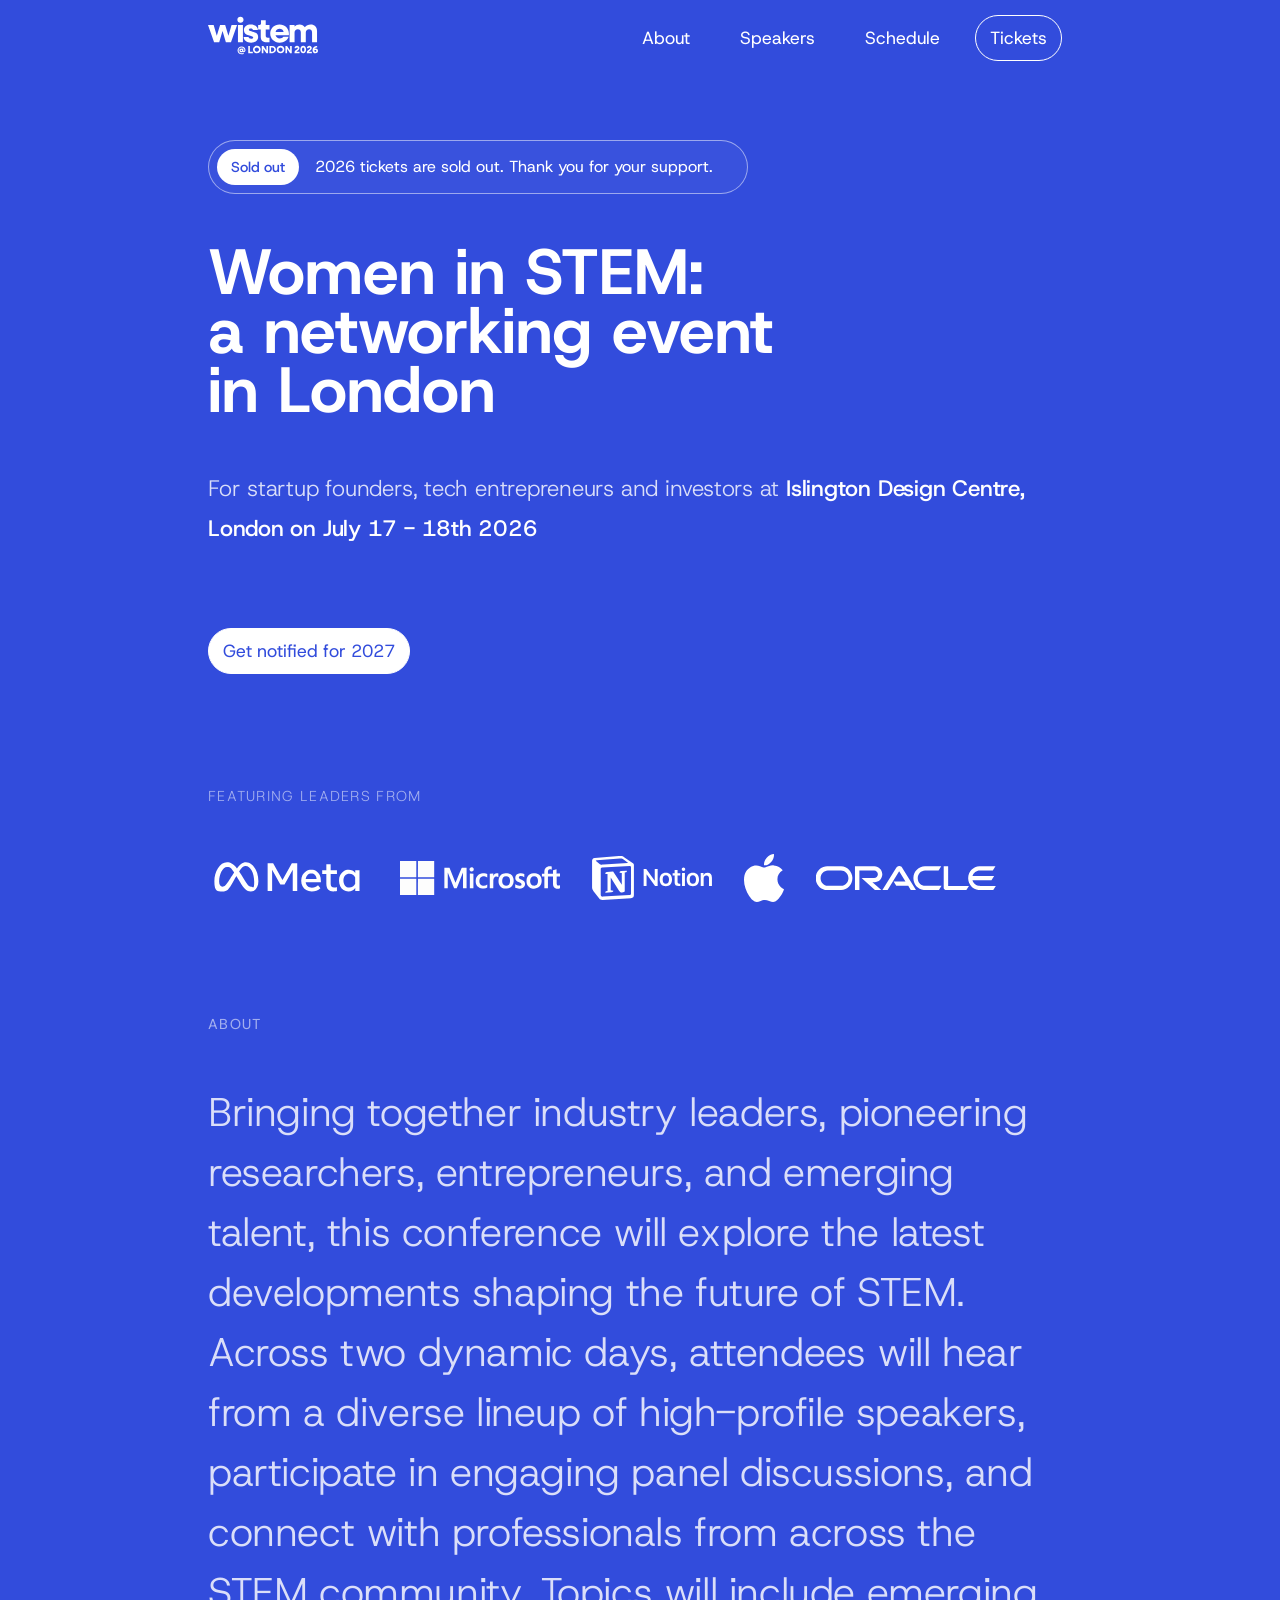
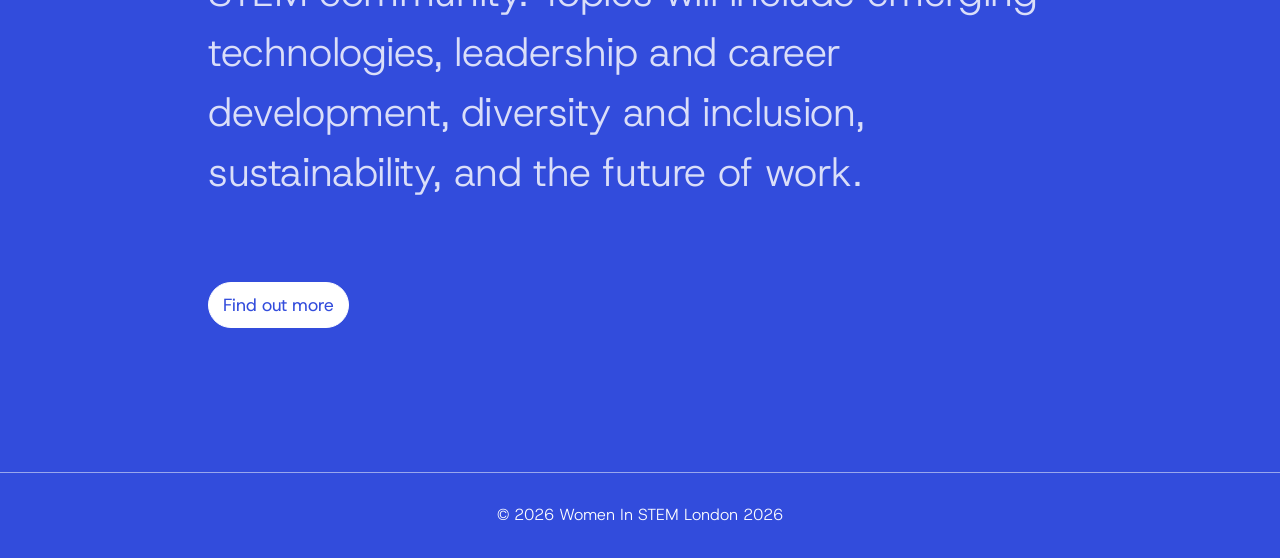
<file: index.htm>
<!DOCTYPE html>
<html lang="en">
<head>
    <meta charset="UTF-8">
    <meta name="viewport" content="width=device-width, initial-scale=1.0">
    <title>Wistem London 2026 | A Multipage Event Website</title>
    <link rel="preconnect" href="https://fonts.googleapis.com">
    <link rel="preconnect" href="https://fonts.gstatic.com" crossorigin>
    <link href="https://fonts.googleapis.com/css2?family=Host+Grotesk:ital,wght@0,300..800;1,300..800&display=swap" rel="stylesheet">
    <link rel="stylesheet" href="./assets/style.css">
    
</head>
<body class="primary-bg">
    <main class="container-fluid primary-bg">
        <div class="primary-bg">
            <header class="d-flex container-70">
                <a href="index.htm" rel="home" role="link" aria-label="WISTEM Logo" class="logo">
                    <svg id="Layer_1" xmlns="http://www.w3.org/2000/svg" width="110px" height="38.9813" id="logo" viewBox="0 0 126.27 43.2"><path d="M36.03,38.71c0-1.27.87-2.2,1.94-2.2.47,0,.87.19,1.17.51v-.36h1.48v2.6c0,.25.18.45.45.45.44,0,.71-.56.71-1.34,0-1.72-1.43-3-3.27-3-1.94,0-3.35,1.43-3.35,3.34s1.38,3.32,3.55,3.32c.8,0,1.67-.19,2.24-.46v1.2c-.61.29-1.42.45-2.22.45-2.88,0-4.81-1.95-4.81-4.49s1.95-4.53,4.59-4.53,4.52,1.78,4.52,4.2c0,1.48-.75,2.48-2.05,2.48-.67,0-1.25-.25-1.56-.69-.28.45-.74.7-1.36.7-1.19,0-2.03-.94-2.03-2.17ZM39.14,38.7c0-.45-.35-.78-.8-.78s-.81.33-.81.78.35.78.81.78.8-.34.8-.78Z"/><path d="M46.2,33.6h1.88v6.59h3.37v1.77h-5.24v-8.36Z"/><path d="M51.65,37.78c0-2.46,1.9-4.32,4.42-4.32s4.42,1.87,4.42,4.32-1.9,4.32-4.42,4.32-4.42-1.87-4.42-4.32ZM58.56,37.78c0-1.44-1.08-2.52-2.49-2.52s-2.49,1.08-2.49,2.52,1.08,2.52,2.49,2.52,2.49-1.08,2.49-2.52Z"/><path d="M61.68,33.6h1.89l3.48,5.11v-5.11h1.88v8.36h-1.9l-3.46-5.11v5.11h-1.88v-8.36Z"/><path d="M70.51,33.6h3.29c2.43,0,4.26,1.79,4.26,4.18s-1.83,4.18-4.26,4.18h-3.29v-8.36ZM72.39,35.37v4.82h1.37c1.37,0,2.39-1.04,2.39-2.41s-1.02-2.41-2.39-2.41h-1.37Z"/><path d="M78.86,37.78c0-2.46,1.9-4.32,4.42-4.32s4.42,1.87,4.42,4.32-1.9,4.32-4.42,4.32-4.42-1.87-4.42-4.32ZM85.77,37.78c0-1.44-1.08-2.52-2.49-2.52s-2.49,1.08-2.49,2.52,1.08,2.52,2.49,2.52,2.49-1.08,2.49-2.52Z"/><path d="M88.89,33.6h1.89l3.48,5.11v-5.11h1.88v8.36h-1.9l-3.46-5.11v5.11h-1.88v-8.36Z"/><path d="M99.33,40.78c0-2.54,3.78-3.1,3.78-4.61,0-.51-.39-.84-.91-.84s-.9.33-.9.86h-1.93c0-1.57,1.22-2.74,2.85-2.74s2.81,1.11,2.81,2.64c0,2.23-2.56,3.05-3.54,4.09h3.6v1.77h-5.77v-1.17Z"/><path d="M106,37.78c0-2.56,1.36-4.32,3.29-4.32s3.31,1.77,3.31,4.32-1.36,4.32-3.31,4.32-3.29-1.77-3.29-4.32ZM110.67,37.78c0-1.48-.56-2.52-1.38-2.52s-1.37,1.04-1.37,2.52.57,2.52,1.37,2.52,1.38-1.04,1.38-2.52Z"/><path d="M113.47,40.78c0-2.54,3.78-3.1,3.78-4.61,0-.51-.39-.84-.91-.84s-.9.33-.9.86h-1.93c0-1.57,1.22-2.74,2.85-2.74s2.81,1.11,2.81,2.64c0,2.23-2.56,3.05-3.54,4.09h3.6v1.77h-5.77v-1.17Z"/><path d="M119.99,38.42c0-2.62,1.8-4.87,5.04-4.87h.24v1.77h-.24c-1.5,0-2.47.7-2.83,1.66.39-.24.9-.4,1.43-.4,1.51,0,2.65,1.14,2.65,2.66,0,1.62-1.31,2.86-3.04,2.86-1.9,0-3.25-1.45-3.25-3.68ZM124.35,39.29c0-.58-.51-1-1.16-1-.62,0-1.15.41-1.15.92s.45,1.09,1.15,1.09c.64,0,1.16-.42,1.16-1.01Z"/><path d="M0,9.46h6.49l3.6,12.51,3.79-12.51h5.83l3.75,12.51,3.6-12.51h6.33l-7,19.94h-5.87l-3.83-12.98-3.83,12.98h-5.87L0,9.46Z"/><path d="M33.71,3.48c0-1.99,1.53-3.48,3.52-3.48s3.56,1.49,3.56,3.48-1.53,3.52-3.56,3.52-3.52-1.49-3.52-3.52ZM34.38,9.46h5.71v19.94h-5.71V9.46Z"/><path d="M40.91,23.35h5.71c0,1.17,1.17,1.99,2.82,1.99,1.45,0,2.5-.66,2.5-1.56,0-2.93-10.72-1.13-10.72-8.33,0-4.22,3.56-6.45,7.94-6.45,4.77,0,8.13,2.66,8.13,6.26h-5.67c0-1.06-1.06-1.76-2.5-1.76-1.29,0-2.27.59-2.27,1.49,0,2.82,10.75,1.09,10.75,8.21,0,3.99-3.32,6.69-8.17,6.69s-8.53-2.82-8.53-6.53Z"/><path d="M60.55,22.92v-8.25h-2.97v-5.2h1.64c1.09,0,1.64-.55,1.64-1.64v-3.6h5.4v5.24h4.34v5.2h-4.34v7.31c0,1.41.86,2.23,2.35,2.23h1.99v5.2h-2.86c-4.73,0-7.2-2.23-7.2-6.49Z"/><path d="M71.42,19.44c0-5.94,4.61-10.44,10.75-10.44s10.75,4.46,10.75,10.56c0,.55-.04,1.21-.16,1.72h-15.25c.63,2.27,2.46,3.72,4.85,3.72,1.84,0,3.32-.78,4.15-1.88h6.1c-1.49,4.03-5.48,6.77-10.4,6.77-6.18,0-10.79-4.5-10.79-10.44ZM77.56,17.48h9.27c-.59-2.19-2.39-3.6-4.65-3.6s-3.99,1.41-4.61,3.6Z"/><path d="M93.64,9.46h5.71v1.88c1.49-1.56,3.4-2.35,5.67-2.35,2.78,0,4.97,1.21,6.18,3.25,1.6-2.11,3.87-3.25,6.73-3.25,4.34,0,7.23,2.93,7.23,7.39v13.02h-5.71v-11.3c0-2.15-1.37-3.6-3.44-3.6-2.23,0-3.75,1.49-3.75,3.68v11.22h-5.71v-11.3c0-2.15-1.37-3.6-3.44-3.6-2.23,0-3.75,1.49-3.75,3.68v11.22h-5.71V9.46Z"/></svg>
                </a>
                <nav>
                    <ul class="nav-list">
                        <li><a href="about.htm">About</a></li>
                        <li><a href="speakers.htm">Speakers</a></li>
                        <li><a href="schedule.htm">Schedule</a></li>
                        <li><a href="tickets.htm">Tickets</a></li>
                    </ul>
                </nav>
            </header>
        
            <section class="hero container-70  m-y-5">
                <section class="hero-content">
                    <div class="sold-out-box m-b-3"><span class="sold-out-badge">Sold&NonBreakingSpace;out</span><span class="sold-out-text">2026 tickets are sold out. Thank you for your&NonBreakingSpace;support.</span></div>
                    <h1 class="m-b-3">Women in STEM:<br>a&NonBreakingSpace;networking event in&NonBreakingSpace;London</h1>
                    <p class="subtext">For startup founders, tech entrepreneurs and&NonBreakingSpace;investors at
                    <span class="emphasis-text">Islington Design Centre, London on July 17 - 18th 2026</span>
                </p>
                    <button class="btn m-t-5"><a href="tickets.htm">Get notified for 2027</a></button>
                </section>
                <section class="hero-img">
                    <img src="./assets/images/hero-img6.png" alt="Women in STEM" width="500px" height="auto">

                </section>
            </section>
        </div>
        <section class="primary-bg container-70 speaker-companies-strip m-t-5">
            <h4 class="subtitle m-b-3">Featuring leaders from</h4>
            <div class="partners d-flex">
                <img alt="Meta" class="company-logo company-logo-meta" height="auto" width="160px" alt="meta logo" src="./assets/images/Meta-logo.svg">
                <img alt="Microsoft" class="company-logo company-logo-microsoft" height="auto" width="160px" alt="Microsoft logo" src="./assets/images/microsoft-logo.svg">
                <img alt="Notion" class="company-logo company-logo-notion" height="auto" width="120px" alt="Notion logo" src="./assets/images/notion-logo.svg">
                <img alt="Apple" class="company-logo company-logo-apple" height="auto" width="40px" alt="Apple logo" src="./assets/images/Apple_logo_white.svg">
                <img alt="Oracle" class="company-logo company-logo-oracle" fill="none" height="auto" width="180px" alt="Oracle logo" src="./assets/images/Oracle_logo.svg">
            </div>
        </section>        
        <section class="container-70 primary-bg m-t-5">
            <!-- <h2>
                Women in STEM London 2026
            </h2> 
            -->
            <p class="subtitle  m-b-3">About</p>
            <p class="big-text">Bringing together industry leaders, pioneering researchers, entrepreneurs, and emerging talent, this conference will explore the latest developments shaping the future of STEM.
            </p>
            <p class="big-text">
                Across two dynamic days, attendees will hear from a diverse lineup of high-profile speakers, participate in engaging panel discussions, and connect with professionals from across the STEM community. Topics will include emerging technologies, leadership and career development, diversity and inclusion, sustainability, and the future of work.
            </p>
            <button class="btn m-t-3"><a href="about.htm">Find out more</a></button>

            <div class="m-y-5"></div>
        </section>
    </main>
    <footer class="d-flex primary-bg">
        <section class="footer-strip">
			<p class="footer-text">&copy; 2026 Women In STEM London 2026</p>
		</section>
    </footer>
</body>
</html>
</file>
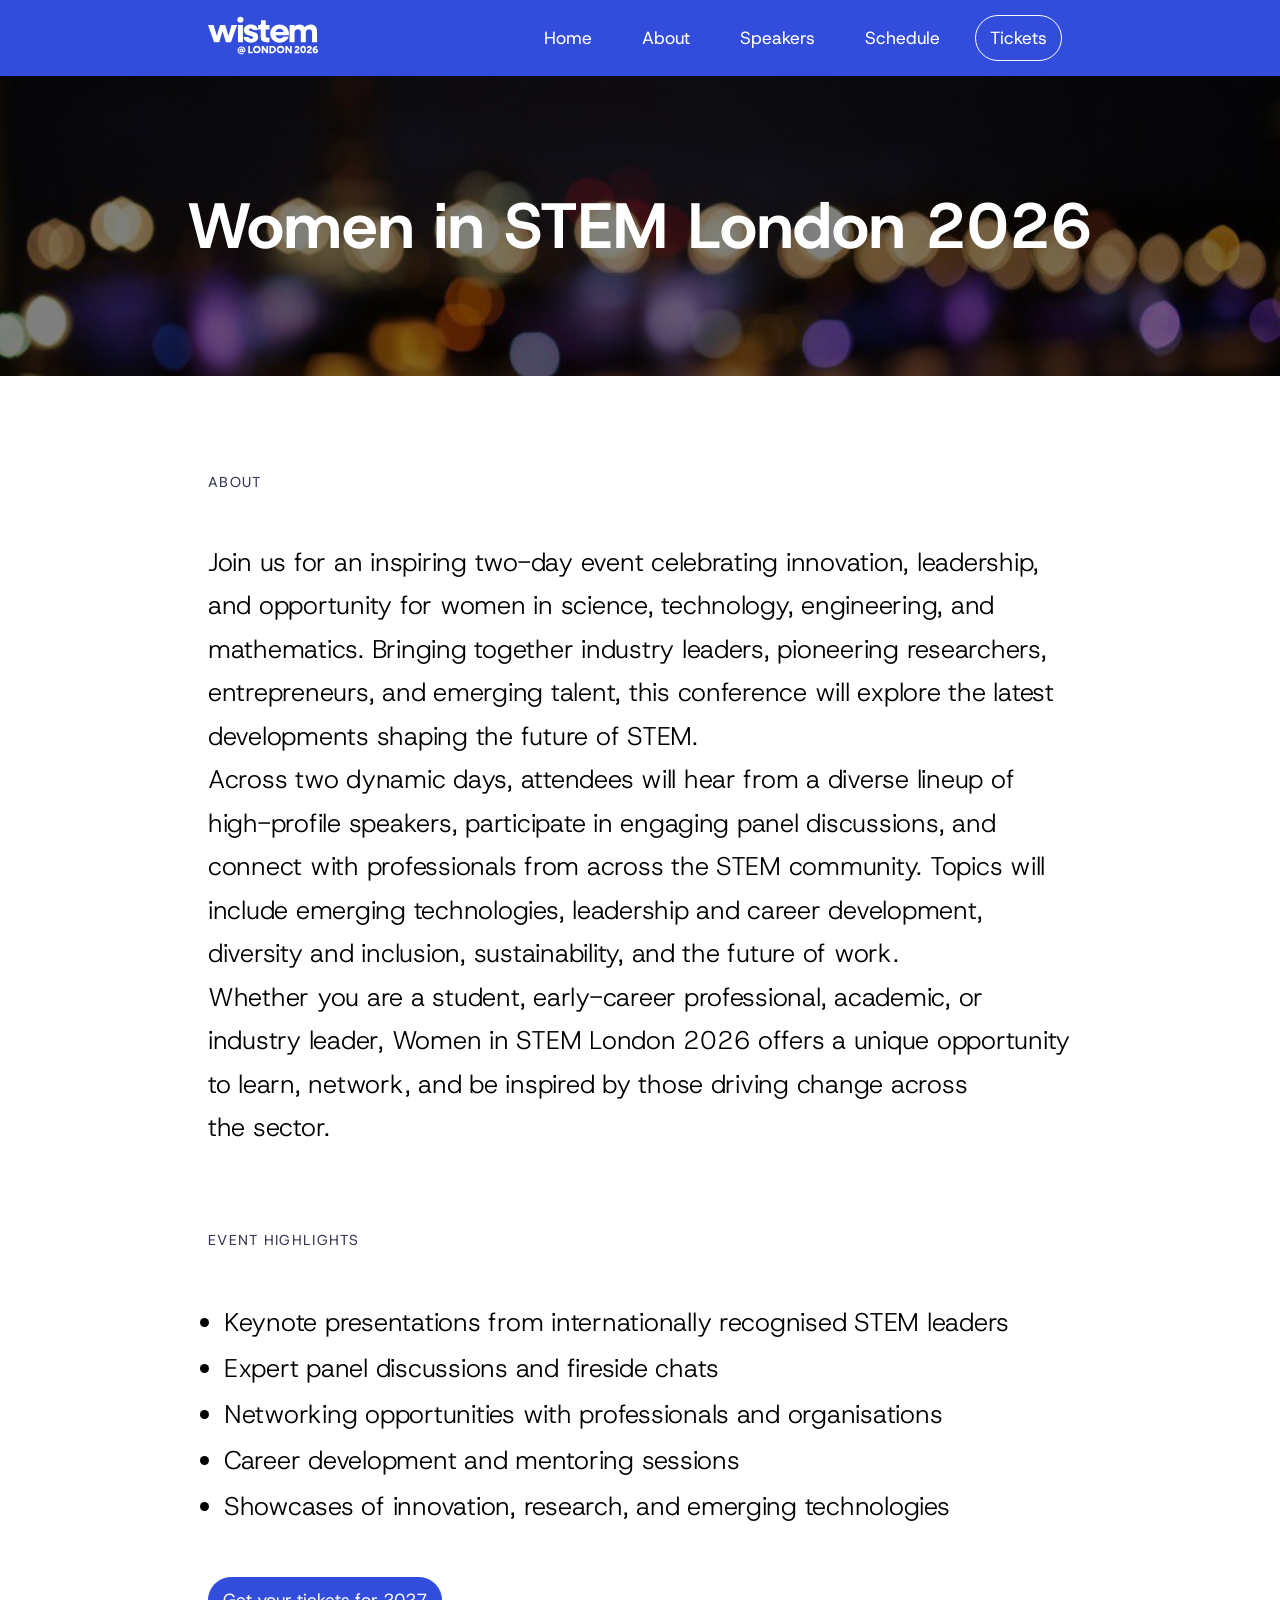
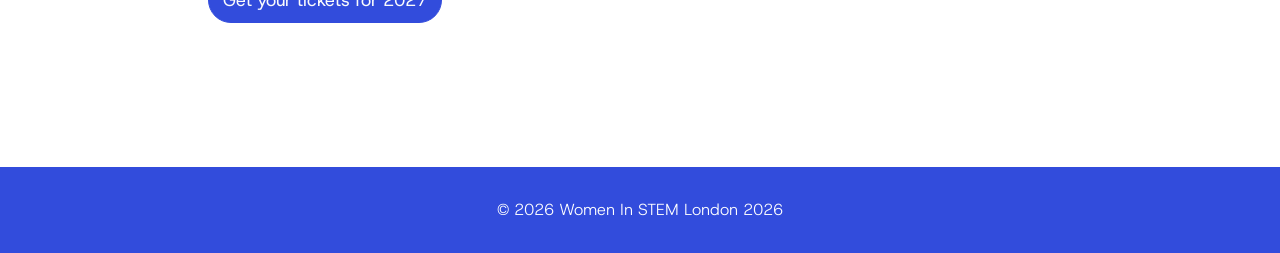
<file: about.htm>
<!DOCTYPE html>
<html lang="en">
<head>
    <meta charset="UTF-8">
    <meta name="viewport" content="width=device-width, initial-scale=1.0">
    <title>Wistem London 2026 | A Multipage Event Website</title>
    <link rel="preconnect" href="https://fonts.googleapis.com">
    <link rel="preconnect" href="https://fonts.gstatic.com" crossorigin>
    <link href="https://fonts.googleapis.com/css2?family=Host+Grotesk:ital,wght@0,300..800;1,300..800&display=swap" rel="stylesheet">
    <link rel="stylesheet" href="./assets/style.css">
    
</head>
<body class="light-page">
<main class="container-fluid">
    <div class="primary-bg">
        <header class="d-flex container-70">
            <a href="index.htm"  rel="home" role="link" aria-label="WISTEM Logo" class="logo">
                <svg id="Layer_1" xmlns="http://www.w3.org/2000/svg" width="110px" height="38.9813" id="logo" viewBox="0 0 126.27 43.2"><path d="M36.03,38.71c0-1.27.87-2.2,1.94-2.2.47,0,.87.19,1.17.51v-.36h1.48v2.6c0,.25.18.45.45.45.44,0,.71-.56.71-1.34,0-1.72-1.43-3-3.27-3-1.94,0-3.35,1.43-3.35,3.34s1.38,3.32,3.55,3.32c.8,0,1.67-.19,2.24-.46v1.2c-.61.29-1.42.45-2.22.45-2.88,0-4.81-1.95-4.81-4.49s1.95-4.53,4.59-4.53,4.52,1.78,4.52,4.2c0,1.48-.75,2.48-2.05,2.48-.67,0-1.25-.25-1.56-.69-.28.45-.74.7-1.36.7-1.19,0-2.03-.94-2.03-2.17ZM39.14,38.7c0-.45-.35-.78-.8-.78s-.81.33-.81.78.35.78.81.78.8-.34.8-.78Z"/><path d="M46.2,33.6h1.88v6.59h3.37v1.77h-5.24v-8.36Z"/><path d="M51.65,37.78c0-2.46,1.9-4.32,4.42-4.32s4.42,1.87,4.42,4.32-1.9,4.32-4.42,4.32-4.42-1.87-4.42-4.32ZM58.56,37.78c0-1.44-1.08-2.52-2.49-2.52s-2.49,1.08-2.49,2.52,1.08,2.52,2.49,2.52,2.49-1.08,2.49-2.52Z"/><path d="M61.68,33.6h1.89l3.48,5.11v-5.11h1.88v8.36h-1.9l-3.46-5.11v5.11h-1.88v-8.36Z"/><path d="M70.51,33.6h3.29c2.43,0,4.26,1.79,4.26,4.18s-1.83,4.18-4.26,4.18h-3.29v-8.36ZM72.39,35.37v4.82h1.37c1.37,0,2.39-1.04,2.39-2.41s-1.02-2.41-2.39-2.41h-1.37Z"/><path d="M78.86,37.78c0-2.46,1.9-4.32,4.42-4.32s4.42,1.87,4.42,4.32-1.9,4.32-4.42,4.32-4.42-1.87-4.42-4.32ZM85.77,37.78c0-1.44-1.08-2.52-2.49-2.52s-2.49,1.08-2.49,2.52,1.08,2.52,2.49,2.52,2.49-1.08,2.49-2.52Z"/><path d="M88.89,33.6h1.89l3.48,5.11v-5.11h1.88v8.36h-1.9l-3.46-5.11v5.11h-1.88v-8.36Z"/><path d="M99.33,40.78c0-2.54,3.78-3.1,3.78-4.61,0-.51-.39-.84-.91-.84s-.9.33-.9.86h-1.93c0-1.57,1.22-2.74,2.85-2.74s2.81,1.11,2.81,2.64c0,2.23-2.56,3.05-3.54,4.09h3.6v1.77h-5.77v-1.17Z"/><path d="M106,37.78c0-2.56,1.36-4.32,3.29-4.32s3.31,1.77,3.31,4.32-1.36,4.32-3.31,4.32-3.29-1.77-3.29-4.32ZM110.67,37.78c0-1.48-.56-2.52-1.38-2.52s-1.37,1.04-1.37,2.52.57,2.52,1.37,2.52,1.38-1.04,1.38-2.52Z"/><path d="M113.47,40.78c0-2.54,3.78-3.1,3.78-4.61,0-.51-.39-.84-.91-.84s-.9.33-.9.86h-1.93c0-1.57,1.22-2.74,2.85-2.74s2.81,1.11,2.81,2.64c0,2.23-2.56,3.05-3.54,4.09h3.6v1.77h-5.77v-1.17Z"/><path d="M119.99,38.42c0-2.62,1.8-4.87,5.04-4.87h.24v1.77h-.24c-1.5,0-2.47.7-2.83,1.66.39-.24.9-.4,1.43-.4,1.51,0,2.65,1.14,2.65,2.66,0,1.62-1.31,2.86-3.04,2.86-1.9,0-3.25-1.45-3.25-3.68ZM124.35,39.29c0-.58-.51-1-1.16-1-.62,0-1.15.41-1.15.92s.45,1.09,1.15,1.09c.64,0,1.16-.42,1.16-1.01Z"/><path d="M0,9.46h6.49l3.6,12.51,3.79-12.51h5.83l3.75,12.51,3.6-12.51h6.33l-7,19.94h-5.87l-3.83-12.98-3.83,12.98h-5.87L0,9.46Z"/><path d="M33.71,3.48c0-1.99,1.53-3.48,3.52-3.48s3.56,1.49,3.56,3.48-1.53,3.52-3.56,3.52-3.52-1.49-3.52-3.52ZM34.38,9.46h5.71v19.94h-5.71V9.46Z"/><path d="M40.91,23.35h5.71c0,1.17,1.17,1.99,2.82,1.99,1.45,0,2.5-.66,2.5-1.56,0-2.93-10.72-1.13-10.72-8.33,0-4.22,3.56-6.45,7.94-6.45,4.77,0,8.13,2.66,8.13,6.26h-5.67c0-1.06-1.06-1.76-2.5-1.76-1.29,0-2.27.59-2.27,1.49,0,2.82,10.75,1.09,10.75,8.21,0,3.99-3.32,6.69-8.17,6.69s-8.53-2.82-8.53-6.53Z"/><path d="M60.55,22.92v-8.25h-2.97v-5.2h1.64c1.09,0,1.64-.55,1.64-1.64v-3.6h5.4v5.24h4.34v5.2h-4.34v7.31c0,1.41.86,2.23,2.35,2.23h1.99v5.2h-2.86c-4.73,0-7.2-2.23-7.2-6.49Z"/><path d="M71.42,19.44c0-5.94,4.61-10.44,10.75-10.44s10.75,4.46,10.75,10.56c0,.55-.04,1.21-.16,1.72h-15.25c.63,2.27,2.46,3.72,4.85,3.72,1.84,0,3.32-.78,4.15-1.88h6.1c-1.49,4.03-5.48,6.77-10.4,6.77-6.18,0-10.79-4.5-10.79-10.44ZM77.56,17.48h9.27c-.59-2.19-2.39-3.6-4.65-3.6s-3.99,1.41-4.61,3.6Z"/><path d="M93.64,9.46h5.71v1.88c1.49-1.56,3.4-2.35,5.67-2.35,2.78,0,4.97,1.21,6.18,3.25,1.6-2.11,3.87-3.25,6.73-3.25,4.34,0,7.23,2.93,7.23,7.39v13.02h-5.71v-11.3c0-2.15-1.37-3.6-3.44-3.6-2.23,0-3.75,1.49-3.75,3.68v11.22h-5.71v-11.3c0-2.15-1.37-3.6-3.44-3.6-2.23,0-3.75,1.49-3.75,3.68v11.22h-5.71V9.46Z"/></svg>
            </a>
            <nav>
                <ul class="nav-list">
                    <li><a href="index.htm">Home</a></li>
                    <li><a href="about.htm">About</a></li>
                    <li><a href="speakers.htm">Speakers</a></li>
                    <li><a href="schedule.htm">Schedule</a></li>
                    <li><a href="tickets.htm">Tickets</a></li>
                </ul>
            </nav>
        </header>
        </div>
      
        <section class="hero about-hero">
            <section class="hero-content">
                <h1>Women in STEM London 2026</h1>
                
            </section>
            
        </section>
        <section class="container-70 m-t-5">
            <p class="subtitle m-b-3">
                About
            </p>
            <p class="mid-text">Join us for an inspiring two-day event celebrating innovation, leadership, and opportunity for women in science, technology, engineering, and mathematics. Bringing together industry leaders, pioneering researchers, entrepreneurs, and emerging talent, this conference will explore the latest developments shaping the future of STEM.</p>
            <p class="mid-text">Across two dynamic days, attendees will hear from a diverse lineup of high-profile speakers, participate in engaging panel discussions, and connect with professionals from across the STEM community. Topics will include emerging technologies, leadership and career development, diversity and inclusion, sustainability, and the future of work.</p>
            <p class="mid-text">Whether you are a student, early-career professional, academic, or industry leader, Women in STEM London 2026 offers a unique opportunity to learn, network, and be inspired by those driving change across the sector.</p>

            <div class="m-t-5"></div>
            <p class="subtitle m-b-3">
                Event Highlights
            </p>
       
            <ul class="b-list">
                <li>Keynote presentations from internationally recognised STEM leaders</li>
                <li>Expert panel discussions and fireside chats</li>
                <li>Networking opportunities with professionals and organisations</li>
                <li>Career development and mentoring sessions</li>
                <li>Showcases of innovation, research, and emerging technologies</li>
            </ul>
            <button class="btn m-y-5"><a href="tickets.htm">Get your tickets for 2027</a></button>
        </section>

        <!-- <section class="d-flex container-70">
        
            <article>
                <p class="mid-text"><span class="emphasis-text">Location:</span> Business Design Centre, London, United Kingdom</p>
                <p class="mid-text"><span class="emphasis-text">Duration:</span> 2 days</p>
                <p class="mid-text"><span class="emphasis-text">Audience:</span> Students, professionals, academics, researchers, and STEM advocates</p>
                <p class="mid-text">Be part of the conversation and help shape a more inclusive and innovative future for STEM.</p>
            </article>
            <img class="img-box" src="./assets/images/Business-Design-Centre.webp" alt="Business-Design-Centre" width="500px" height="auto">

        </section> -->
    </div>
    </main>

    <footer class="d-flex m-t-5 primary-bg">
        <section class="footer-strip">
			<p class="footer-text">&copy; 2026 Women In STEM London 2026</p>
		</section>
    </footer>
</body>
</html>
</file>
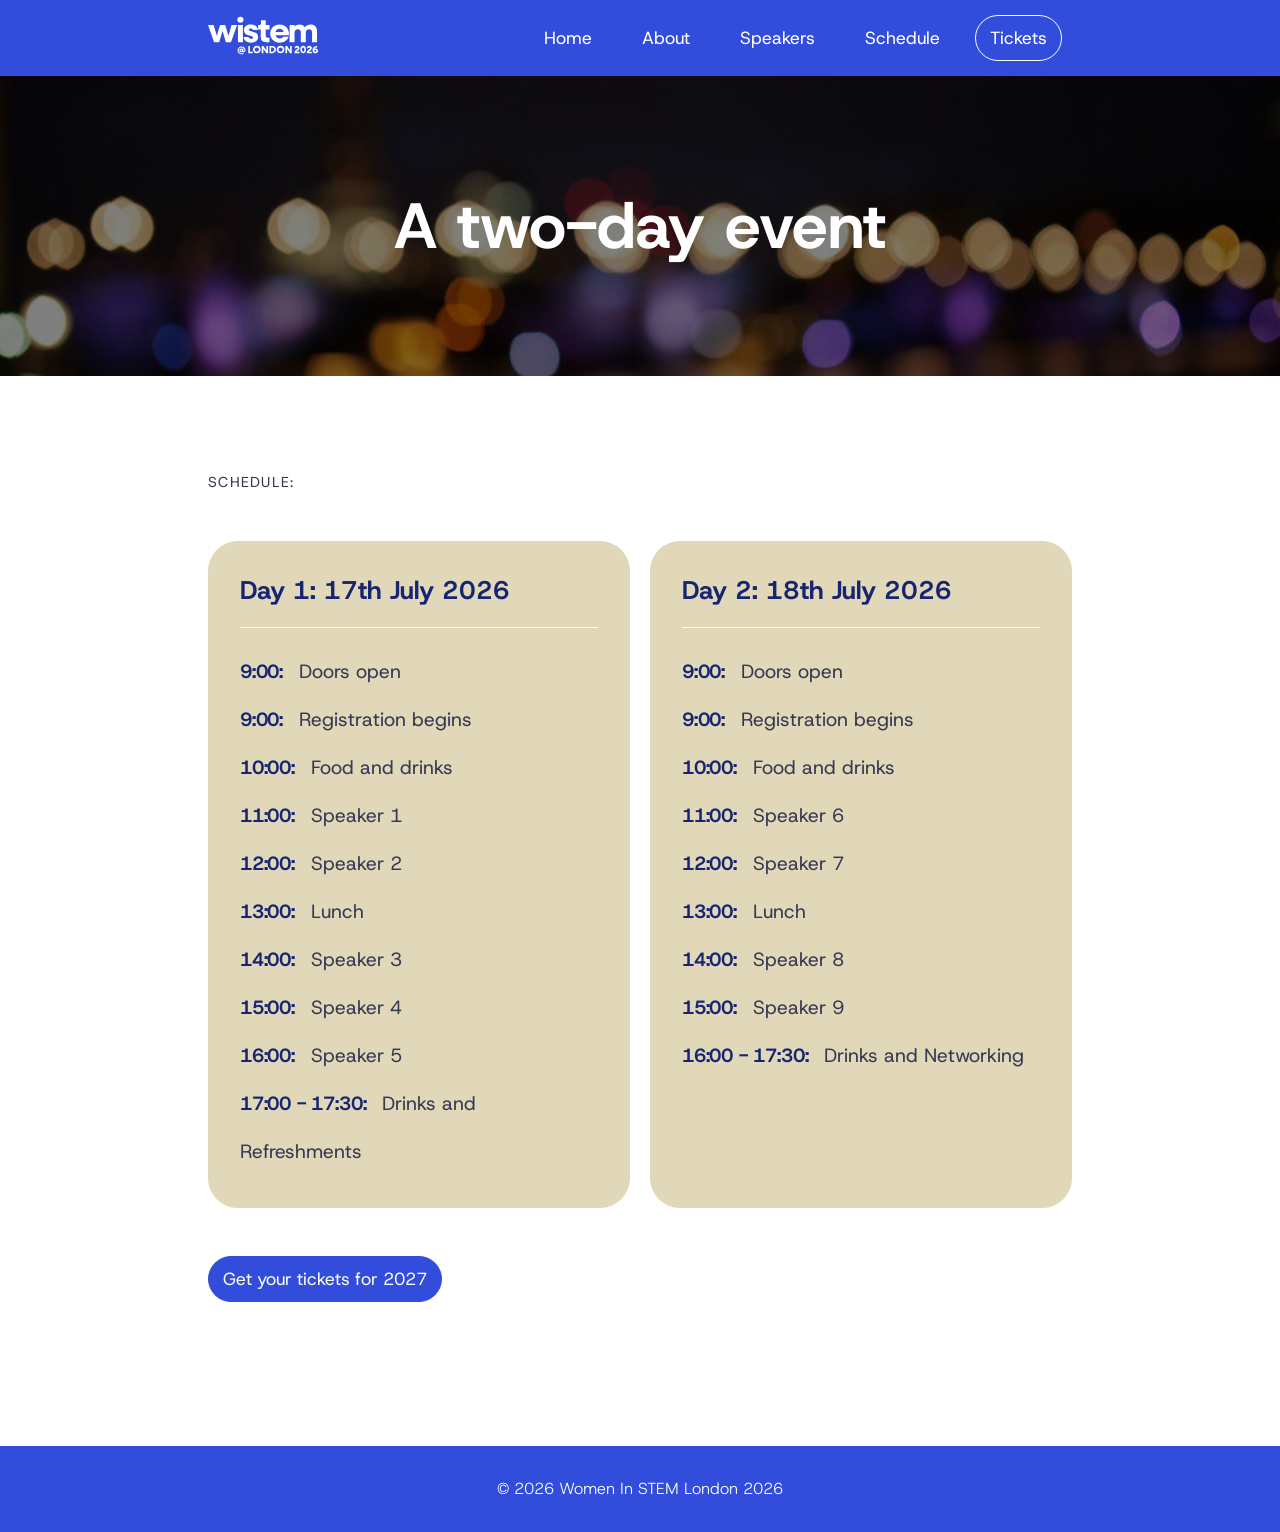
<file: schedule.htm>
<!DOCTYPE html>
<html lang="en">
<head>
    <meta charset="UTF-8">
    <meta name="viewport" content="width=device-width, initial-scale=1.0">
    <title>Wistem London 2026 | A Multipage Event Website</title>
    <link rel="preconnect" href="https://fonts.googleapis.com">
    <link rel="preconnect" href="https://fonts.gstatic.com" crossorigin>
    <link href="https://fonts.googleapis.com/css2?family=Host+Grotesk:ital,wght@0,300..800;1,300..800&display=swap" rel="stylesheet">
    <link rel="stylesheet" href="./assets/style.css">
    
</head>
<body class="light-page">
    <main class="container-fluid">
        <div class="primary-bg">
            <header class="d-flex container-70">
                <a href="index.htm"  rel="home" role="link" aria-label="WISTEM Logo" class="logo">
                    <svg id="Layer_1" xmlns="http://www.w3.org/2000/svg" width="110px" height="38.9813" id="logo" viewBox="0 0 126.27 43.2"><path d="M36.03,38.71c0-1.27.87-2.2,1.94-2.2.47,0,.87.19,1.17.51v-.36h1.48v2.6c0,.25.18.45.45.45.44,0,.71-.56.71-1.34,0-1.72-1.43-3-3.27-3-1.94,0-3.35,1.43-3.35,3.34s1.38,3.32,3.55,3.32c.8,0,1.67-.19,2.24-.46v1.2c-.61.29-1.42.45-2.22.45-2.88,0-4.81-1.95-4.81-4.49s1.95-4.53,4.59-4.53,4.52,1.78,4.52,4.2c0,1.48-.75,2.48-2.05,2.48-.67,0-1.25-.25-1.56-.69-.28.45-.74.7-1.36.7-1.19,0-2.03-.94-2.03-2.17ZM39.14,38.7c0-.45-.35-.78-.8-.78s-.81.33-.81.78.35.78.81.78.8-.34.8-.78Z"/><path d="M46.2,33.6h1.88v6.59h3.37v1.77h-5.24v-8.36Z"/><path d="M51.65,37.78c0-2.46,1.9-4.32,4.42-4.32s4.42,1.87,4.42,4.32-1.9,4.32-4.42,4.32-4.42-1.87-4.42-4.32ZM58.56,37.78c0-1.44-1.08-2.52-2.49-2.52s-2.49,1.08-2.49,2.52,1.08,2.52,2.49,2.52,2.49-1.08,2.49-2.52Z"/><path d="M61.68,33.6h1.89l3.48,5.11v-5.11h1.88v8.36h-1.9l-3.46-5.11v5.11h-1.88v-8.36Z"/><path d="M70.51,33.6h3.29c2.43,0,4.26,1.79,4.26,4.18s-1.83,4.18-4.26,4.18h-3.29v-8.36ZM72.39,35.37v4.82h1.37c1.37,0,2.39-1.04,2.39-2.41s-1.02-2.41-2.39-2.41h-1.37Z"/><path d="M78.86,37.78c0-2.46,1.9-4.32,4.42-4.32s4.42,1.87,4.42,4.32-1.9,4.32-4.42,4.32-4.42-1.87-4.42-4.32ZM85.77,37.78c0-1.44-1.08-2.52-2.49-2.52s-2.49,1.08-2.49,2.52,1.08,2.52,2.49,2.52,2.49-1.08,2.49-2.52Z"/><path d="M88.89,33.6h1.89l3.48,5.11v-5.11h1.88v8.36h-1.9l-3.46-5.11v5.11h-1.88v-8.36Z"/><path d="M99.33,40.78c0-2.54,3.78-3.1,3.78-4.61,0-.51-.39-.84-.91-.84s-.9.33-.9.86h-1.93c0-1.57,1.22-2.74,2.85-2.74s2.81,1.11,2.81,2.64c0,2.23-2.56,3.05-3.54,4.09h3.6v1.77h-5.77v-1.17Z"/><path d="M106,37.78c0-2.56,1.36-4.32,3.29-4.32s3.31,1.77,3.31,4.32-1.36,4.32-3.31,4.32-3.29-1.77-3.29-4.32ZM110.67,37.78c0-1.48-.56-2.52-1.38-2.52s-1.37,1.04-1.37,2.52.57,2.52,1.37,2.52,1.38-1.04,1.38-2.52Z"/><path d="M113.47,40.78c0-2.54,3.78-3.1,3.78-4.61,0-.51-.39-.84-.91-.84s-.9.33-.9.86h-1.93c0-1.57,1.22-2.74,2.85-2.74s2.81,1.11,2.81,2.64c0,2.23-2.56,3.05-3.54,4.09h3.6v1.77h-5.77v-1.17Z"/><path d="M119.99,38.42c0-2.62,1.8-4.87,5.04-4.87h.24v1.77h-.24c-1.5,0-2.47.7-2.83,1.66.39-.24.9-.4,1.43-.4,1.51,0,2.65,1.14,2.65,2.66,0,1.62-1.31,2.86-3.04,2.86-1.9,0-3.25-1.45-3.25-3.68ZM124.35,39.29c0-.58-.51-1-1.16-1-.62,0-1.15.41-1.15.92s.45,1.09,1.15,1.09c.64,0,1.16-.42,1.16-1.01Z"/><path d="M0,9.46h6.49l3.6,12.51,3.79-12.51h5.83l3.75,12.51,3.6-12.51h6.33l-7,19.94h-5.87l-3.83-12.98-3.83,12.98h-5.87L0,9.46Z"/><path d="M33.71,3.48c0-1.99,1.53-3.48,3.52-3.48s3.56,1.49,3.56,3.48-1.53,3.52-3.56,3.52-3.52-1.49-3.52-3.52ZM34.38,9.46h5.71v19.94h-5.71V9.46Z"/><path d="M40.91,23.35h5.71c0,1.17,1.17,1.99,2.82,1.99,1.45,0,2.5-.66,2.5-1.56,0-2.93-10.72-1.13-10.72-8.33,0-4.22,3.56-6.45,7.94-6.45,4.77,0,8.13,2.66,8.13,6.26h-5.67c0-1.06-1.06-1.76-2.5-1.76-1.29,0-2.27.59-2.27,1.49,0,2.82,10.75,1.09,10.75,8.21,0,3.99-3.32,6.69-8.17,6.69s-8.53-2.82-8.53-6.53Z"/><path d="M60.55,22.92v-8.25h-2.97v-5.2h1.64c1.09,0,1.64-.55,1.64-1.64v-3.6h5.4v5.24h4.34v5.2h-4.34v7.31c0,1.41.86,2.23,2.35,2.23h1.99v5.2h-2.86c-4.73,0-7.2-2.23-7.2-6.49Z"/><path d="M71.42,19.44c0-5.94,4.61-10.44,10.75-10.44s10.75,4.46,10.75,10.56c0,.55-.04,1.21-.16,1.72h-15.25c.63,2.27,2.46,3.72,4.85,3.72,1.84,0,3.32-.78,4.15-1.88h6.1c-1.49,4.03-5.48,6.77-10.4,6.77-6.18,0-10.79-4.5-10.79-10.44ZM77.56,17.48h9.27c-.59-2.19-2.39-3.6-4.65-3.6s-3.99,1.41-4.61,3.6Z"/><path d="M93.64,9.46h5.71v1.88c1.49-1.56,3.4-2.35,5.67-2.35,2.78,0,4.97,1.21,6.18,3.25,1.6-2.11,3.87-3.25,6.73-3.25,4.34,0,7.23,2.93,7.23,7.39v13.02h-5.71v-11.3c0-2.15-1.37-3.6-3.44-3.6-2.23,0-3.75,1.49-3.75,3.68v11.22h-5.71v-11.3c0-2.15-1.37-3.6-3.44-3.6-2.23,0-3.75,1.49-3.75,3.68v11.22h-5.71V9.46Z"/></svg>
                </a>
                <nav>
                    <ul class="nav-list">
                        <li><a href="index.htm">Home</a></li>
                        <li><a href="about.htm">About</a></li>
                        <li><a href="speakers.htm">Speakers</a></li>
                        <li><a href="schedule.htm">Schedule</a></li>
                        <li><a href="tickets.htm">Tickets</a></li>
                    </ul>
                </nav>
            </header>
        </div>
        
        <section class="hero about-hero">
            <section class="hero-content">
                <h1>A two-day event</h1>
                
            </section>
            
        </section>
        <section class="container-70 m-t-5">
            <p class="subtitle m-b-3">
                Schedule: 
            </p>
            <div class="d-flex schedule-container">
                <article class="schedule d-flex">
                    <h3>Day 1: 17th July 2026</h3>
                    <div class="schedule-hr"></div>
                    <ul class="schedule-list">
                        <li><span class="schedule-time">9:00:</span>Doors open</li>
                        <li><span class="schedule-time">9:00:</span>Registration begins</li>
                        <li><span class="schedule-time">10:00:</span>Food and drinks</li>
                        <li><span class="schedule-time">11:00:</span>Speaker 1</li>
                        <li><span class="schedule-time">12:00:</span>Speaker 2</li>
                        <li><span class="schedule-time">13:00:</span>Lunch</li>
                        <li><span class="schedule-time">14:00:</span>Speaker 3</li>
                        <li><span class="schedule-time">15:00:</span>Speaker 4</li>
                        <li><span class="schedule-time">16:00:</span>Speaker 5</li>
                        <li><span class="schedule-time">17:00 - 17:30:</span>Drinks and Refreshments</li>
                    </ul>
                </article>

                <article class="schedule d-flex">
                    <h3>Day 2: 18th July 2026</h3>
                    <div class="schedule-hr"></div>

                    <ul class="schedule-list">
                        <li><span class="schedule-time">9:00:</span>Doors open</li>
                        <li><span class="schedule-time">9:00:</span>Registration begins</li>
                        <li><span class="schedule-time">10:00:</span>Food and drinks</li>
                        <li><span class="schedule-time">11:00:</span>Speaker 6</li>
                        <li><span class="schedule-time">12:00:</span>Speaker 7</li>
                        <li><span class="schedule-time">13:00:</span>Lunch</li>
                        <li><span class="schedule-time">14:00:</span>Speaker 8</li>
                        <li><span class="schedule-time">15:00:</span>Speaker 9</li>
                        <li><span class="schedule-time">16:00 - 17:30:</span>Drinks and Networking</li>
                    </ul>
                </article>
            </div>

           
            <button class="btn m-y-5"><a href="tickets.htm">Get your tickets for 2027</a></button>
        </section>
    </main>

    <footer class="d-flex m-t-5 primary-bg">
        <section class="footer-strip">
			<p class="footer-text">&copy; 2026 Women In STEM London 2026</p>
		</section>
    </footer>
</body>
</html>
</file>
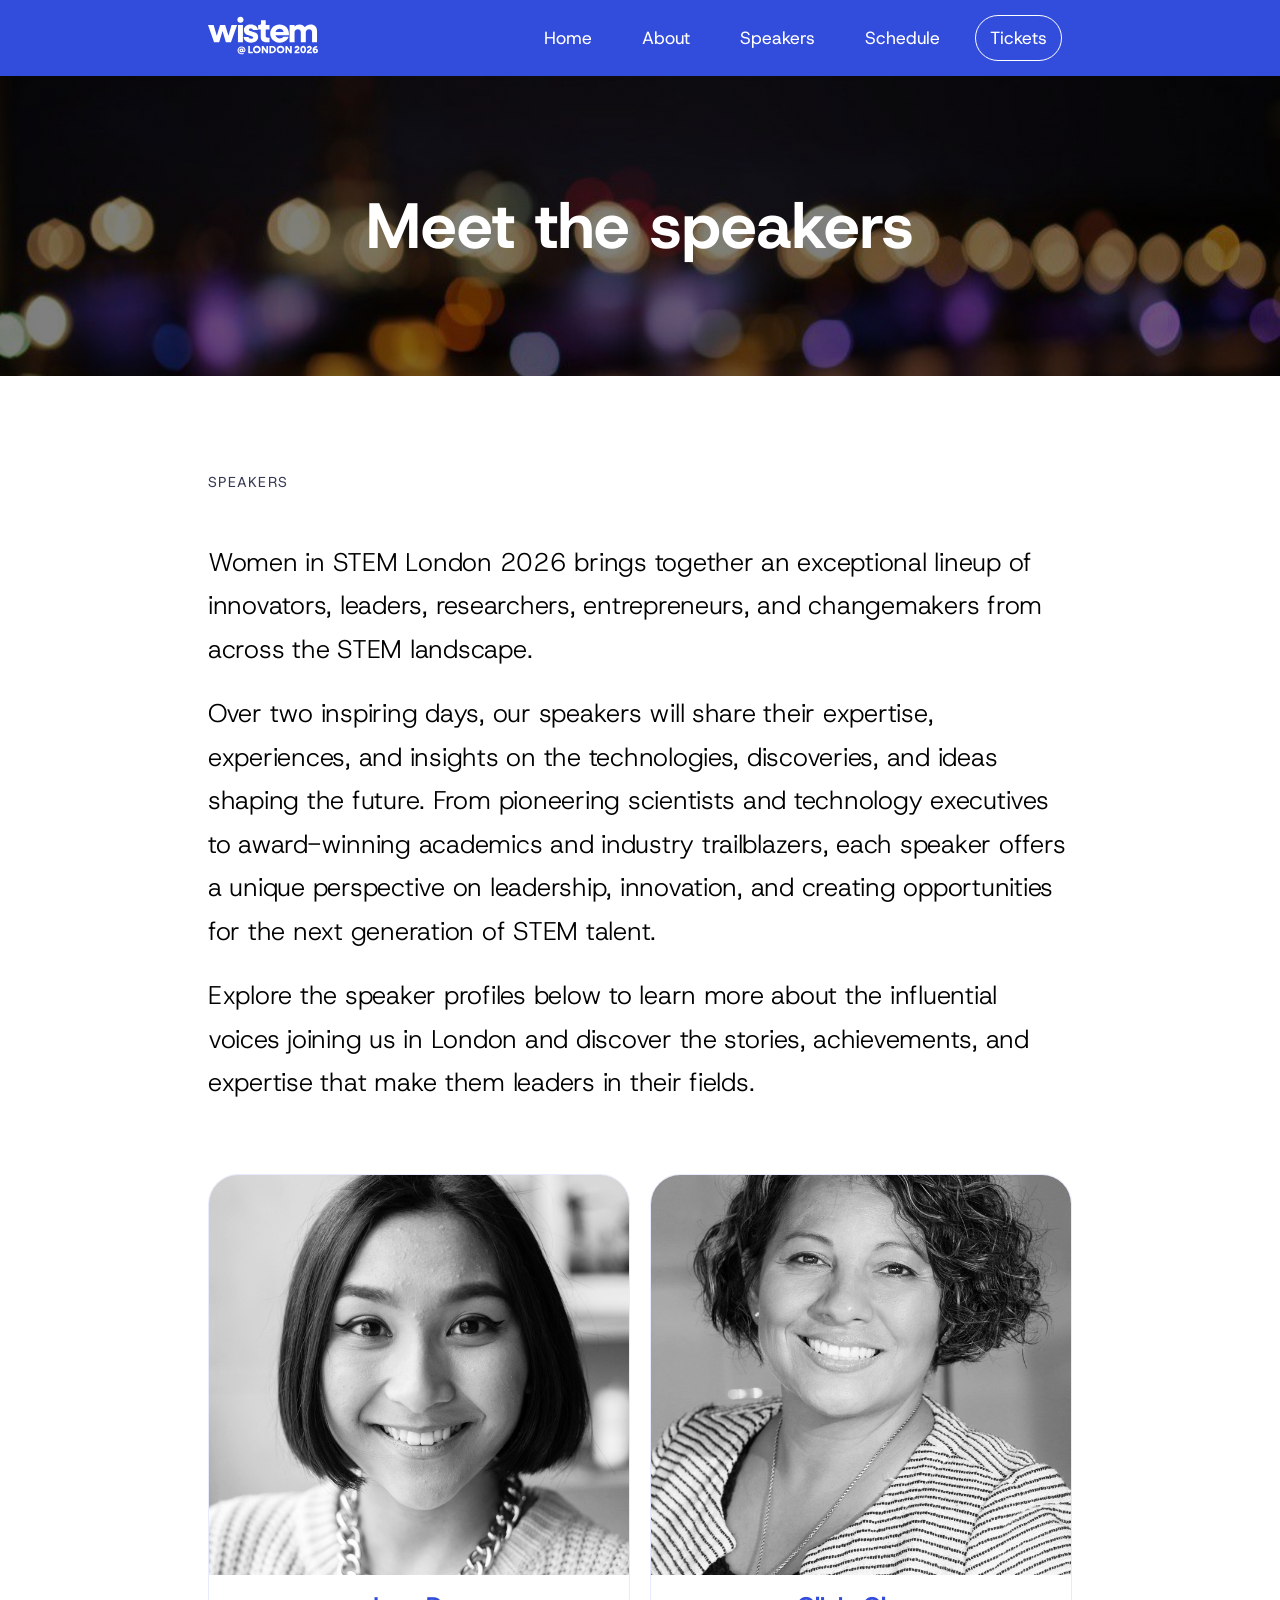
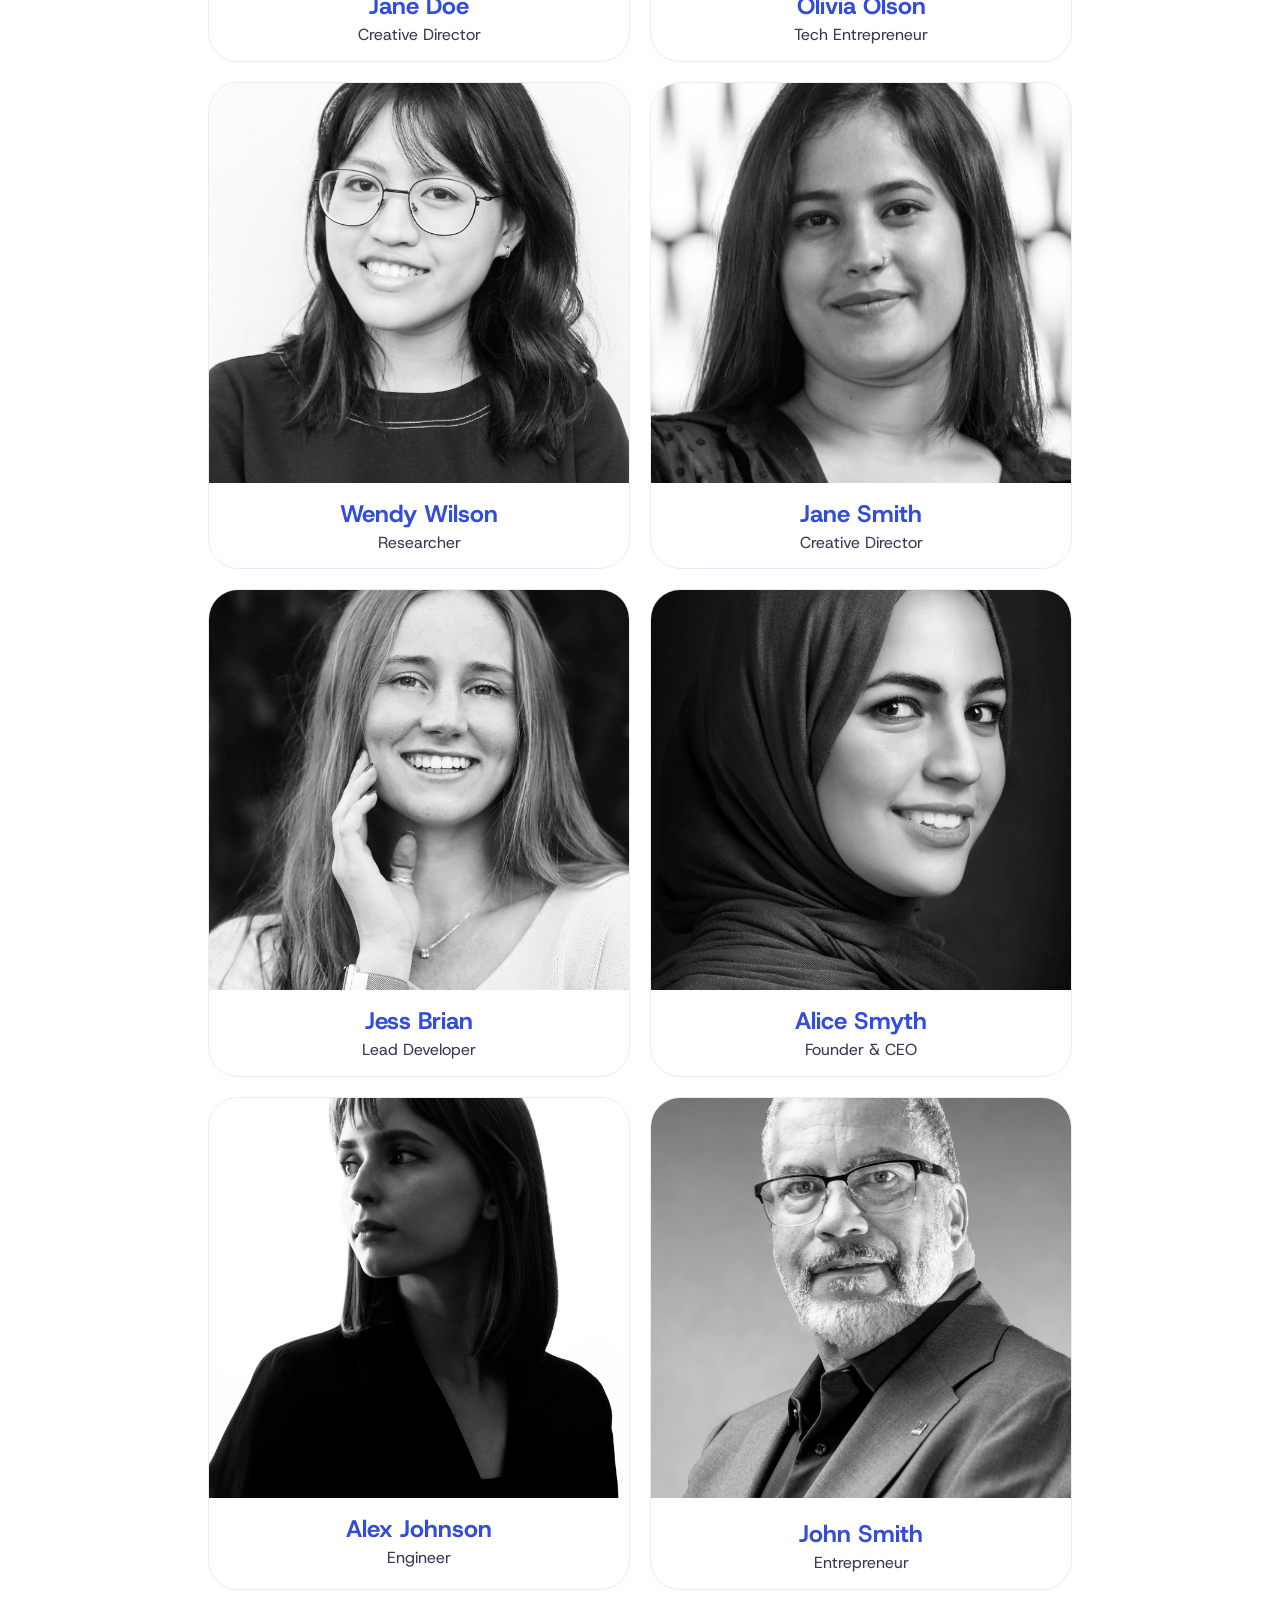
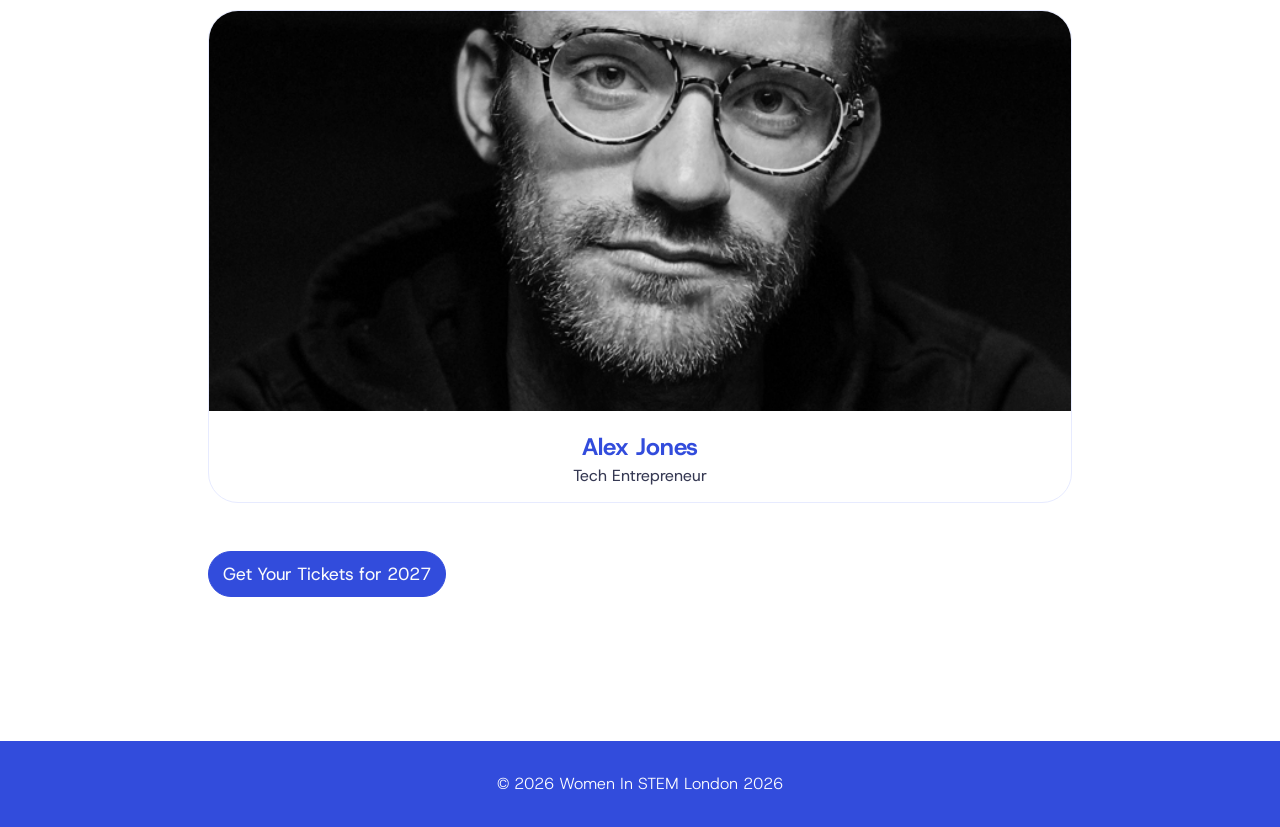
<file: speakers.htm>
<!DOCTYPE html>
<html lang="en">
<head>
    <meta charset="UTF-8">
    <meta name="viewport" content="width=device-width, initial-scale=1.0">
    <title>Wistem London 2026 | A Multipage Event Website</title>
    <link rel="preconnect" href="https://fonts.googleapis.com">
    <link rel="preconnect" href="https://fonts.gstatic.com" crossorigin>
    <link href="https://fonts.googleapis.com/css2?family=Host+Grotesk:ital,wght@0,300..800;1,300..800&display=swap" rel="stylesheet">
    <link rel="stylesheet" href="./assets/style.css">
    
</head>
<body class="light-page">
    <main class="container-fluid">
        <div class="primary-bg">
            <header class="d-flex container-70">
                <a href="index.htm" rel="home" role="link" aria-label="WISTEM Logo" class="logo">
                    <svg id="Layer_1" xmlns="http://www.w3.org/2000/svg" width="110px" height="38.9813" id="logo" viewBox="0 0 126.27 43.2"><path d="M36.03,38.71c0-1.27.87-2.2,1.94-2.2.47,0,.87.19,1.17.51v-.36h1.48v2.6c0,.25.18.45.45.45.44,0,.71-.56.71-1.34,0-1.72-1.43-3-3.27-3-1.94,0-3.35,1.43-3.35,3.34s1.38,3.32,3.55,3.32c.8,0,1.67-.19,2.24-.46v1.2c-.61.29-1.42.45-2.22.45-2.88,0-4.81-1.95-4.81-4.49s1.95-4.53,4.59-4.53,4.52,1.78,4.52,4.2c0,1.48-.75,2.48-2.05,2.48-.67,0-1.25-.25-1.56-.69-.28.45-.74.7-1.36.7-1.19,0-2.03-.94-2.03-2.17ZM39.14,38.7c0-.45-.35-.78-.8-.78s-.81.33-.81.78.35.78.81.78.8-.34.8-.78Z"/><path d="M46.2,33.6h1.88v6.59h3.37v1.77h-5.24v-8.36Z"/><path d="M51.65,37.78c0-2.46,1.9-4.32,4.42-4.32s4.42,1.87,4.42,4.32-1.9,4.32-4.42,4.32-4.42-1.87-4.42-4.32ZM58.56,37.78c0-1.44-1.08-2.52-2.49-2.52s-2.49,1.08-2.49,2.52,1.08,2.52,2.49,2.52,2.49-1.08,2.49-2.52Z"/><path d="M61.68,33.6h1.89l3.48,5.11v-5.11h1.88v8.36h-1.9l-3.46-5.11v5.11h-1.88v-8.36Z"/><path d="M70.51,33.6h3.29c2.43,0,4.26,1.79,4.26,4.18s-1.83,4.18-4.26,4.18h-3.29v-8.36ZM72.39,35.37v4.82h1.37c1.37,0,2.39-1.04,2.39-2.41s-1.02-2.41-2.39-2.41h-1.37Z"/><path d="M78.86,37.78c0-2.46,1.9-4.32,4.42-4.32s4.42,1.87,4.42,4.32-1.9,4.32-4.42,4.32-4.42-1.87-4.42-4.32ZM85.77,37.78c0-1.44-1.08-2.52-2.49-2.52s-2.49,1.08-2.49,2.52,1.08,2.52,2.49,2.52,2.49-1.08,2.49-2.52Z"/><path d="M88.89,33.6h1.89l3.48,5.11v-5.11h1.88v8.36h-1.9l-3.46-5.11v5.11h-1.88v-8.36Z"/><path d="M99.33,40.78c0-2.54,3.78-3.1,3.78-4.61,0-.51-.39-.84-.91-.84s-.9.33-.9.86h-1.93c0-1.57,1.22-2.74,2.85-2.74s2.81,1.11,2.81,2.64c0,2.23-2.56,3.05-3.54,4.09h3.6v1.77h-5.77v-1.17Z"/><path d="M106,37.78c0-2.56,1.36-4.32,3.29-4.32s3.31,1.77,3.31,4.32-1.36,4.32-3.31,4.32-3.29-1.77-3.29-4.32ZM110.67,37.78c0-1.48-.56-2.52-1.38-2.52s-1.37,1.04-1.37,2.52.57,2.52,1.37,2.52,1.38-1.04,1.38-2.52Z"/><path d="M113.47,40.78c0-2.54,3.78-3.1,3.78-4.61,0-.51-.39-.84-.91-.84s-.9.33-.9.86h-1.93c0-1.57,1.22-2.74,2.85-2.74s2.81,1.11,2.81,2.64c0,2.23-2.56,3.05-3.54,4.09h3.6v1.77h-5.77v-1.17Z"/><path d="M119.99,38.42c0-2.62,1.8-4.87,5.04-4.87h.24v1.77h-.24c-1.5,0-2.47.7-2.83,1.66.39-.24.9-.4,1.43-.4,1.51,0,2.65,1.14,2.65,2.66,0,1.62-1.31,2.86-3.04,2.86-1.9,0-3.25-1.45-3.25-3.68ZM124.35,39.29c0-.58-.51-1-1.16-1-.62,0-1.15.41-1.15.92s.45,1.09,1.15,1.09c.64,0,1.16-.42,1.16-1.01Z"/><path d="M0,9.46h6.49l3.6,12.51,3.79-12.51h5.83l3.75,12.51,3.6-12.51h6.33l-7,19.94h-5.87l-3.83-12.98-3.83,12.98h-5.87L0,9.46Z"/><path d="M33.71,3.48c0-1.99,1.53-3.48,3.52-3.48s3.56,1.49,3.56,3.48-1.53,3.52-3.56,3.52-3.52-1.49-3.52-3.52ZM34.38,9.46h5.71v19.94h-5.71V9.46Z"/><path d="M40.91,23.35h5.71c0,1.17,1.17,1.99,2.82,1.99,1.45,0,2.5-.66,2.5-1.56,0-2.93-10.72-1.13-10.72-8.33,0-4.22,3.56-6.45,7.94-6.45,4.77,0,8.13,2.66,8.13,6.26h-5.67c0-1.06-1.06-1.76-2.5-1.76-1.29,0-2.27.59-2.27,1.49,0,2.82,10.75,1.09,10.75,8.21,0,3.99-3.32,6.69-8.17,6.69s-8.53-2.82-8.53-6.53Z"/><path d="M60.55,22.92v-8.25h-2.97v-5.2h1.64c1.09,0,1.64-.55,1.64-1.64v-3.6h5.4v5.24h4.34v5.2h-4.34v7.31c0,1.41.86,2.23,2.35,2.23h1.99v5.2h-2.86c-4.73,0-7.2-2.23-7.2-6.49Z"/><path d="M71.42,19.44c0-5.94,4.61-10.44,10.75-10.44s10.75,4.46,10.75,10.56c0,.55-.04,1.21-.16,1.72h-15.25c.63,2.27,2.46,3.72,4.85,3.72,1.84,0,3.32-.78,4.15-1.88h6.1c-1.49,4.03-5.48,6.77-10.4,6.77-6.18,0-10.79-4.5-10.79-10.44ZM77.56,17.48h9.27c-.59-2.19-2.39-3.6-4.65-3.6s-3.99,1.41-4.61,3.6Z"/><path d="M93.64,9.46h5.71v1.88c1.49-1.56,3.4-2.35,5.67-2.35,2.78,0,4.97,1.21,6.18,3.25,1.6-2.11,3.87-3.25,6.73-3.25,4.34,0,7.23,2.93,7.23,7.39v13.02h-5.71v-11.3c0-2.15-1.37-3.6-3.44-3.6-2.23,0-3.75,1.49-3.75,3.68v11.22h-5.71v-11.3c0-2.15-1.37-3.6-3.44-3.6-2.23,0-3.75,1.49-3.75,3.68v11.22h-5.71V9.46Z"/></svg>
                </a>
                <nav>
                    <ul class="nav-list">
                        <li><a href="index.htm">Home</a></li>
                        <li><a href="about.htm">About</a></li>
                        <li><a href="speakers.htm">Speakers</a></li>
                        <li><a href="schedule.htm">Schedule</a></li>
                        <li><a href="tickets.htm">Tickets</a></li>
                    </ul>
                </nav>
            </header>
        </div>
        
        <section class="hero about-hero">
            <section class="hero-content">
                <h1>Meet the speakers</h1>
            </section>
            
        </section>
        <section class="container-70 m-t-5">
            <article class="m-b-3">
                <p class="subtitle m-b-3">Speakers</p>
                <p class="mid-text">Women in STEM London 2026 brings together an exceptional lineup of innovators, leaders, researchers, entrepreneurs, and changemakers from across the STEM landscape.</p><br>

                <p class="mid-text">Over two inspiring days, our speakers will share their expertise, experiences, and insights on the technologies, discoveries, and ideas shaping the future. From pioneering scientists and technology executives to award-winning academics and industry trailblazers, each speaker offers a unique perspective on leadership, innovation, and creating opportunities for the next generation of STEM talent.</p><br>

                <p class="mid-text">Explore the speaker profiles below to learn more about the influential voices joining us in London and discover the stories, achievements, and expertise that make them leaders in their fields.</p><br>
            </article>

            <div class="gallery d-flex">
                <!-- Speaker 9 -->
                <div class="gallery-card d-flex">
                    <img src="./assets/images/speaker9.jpg" alt="Jane Doe Profile" class="card-img">
                    <div class="card-info">
                        <h3>Jane Doe</h3>
                        <p>Creative Director</p>
                    </div>
                </div>

                <!-- Speaker 8 -->
                <div class="gallery-card d-flex">
                    <img src="./assets/images/speaker8.jpg" alt="Olivia Olson Profile" class="card-img">
                    <div class="card-info">
                        <h3>Olivia Olson</h3>
                        <p>Tech Entrepreneur</p>
                    </div>
                </div>

                <!-- Speaker 7 -->
                <div class="gallery-card d-flex">
                    <img src="./assets/images/speaker7.jpg" alt="Wendy Wilson Profile" class="card-img">
                    <div class="card-info">
                        <h3>Wendy Wilson</h3>
                        <p>Researcher</p>
                    </div>
                </div>

                <!-- Speaker 6 -->
                <div class="gallery-card d-flex">
                    <img src="./assets/images/speaker6.jpg" alt="Jane Smith Profile" class="card-img">
                    <div class="card-info">
                        <h3>Jane Smith</h3>
                        <p>Creative Director</p>
                    </div>
                </div>
            
                <!-- Speaker 5 -->
                <div class="gallery-card d-flex">
                    <img src="./assets/images/speaker5.jpg" alt="Jess Brian Profile" class="card-img">
                    <div class="card-info">
                        <h3>Jess Brian</h3>
                        <p>Lead Developer</p>
                    </div>
                </div>
            
                <!-- Speaker 4 -->
                <div class="gallery-card d-flex">
                    <img src="./assets/images/speaker4.jpg" alt="Alice Smyth Profile" class="card-img">
                    <div class="card-info">
                        <h3>Alice Smyth</h3>
                        <p>Founder & CEO</p>
                    </div>
                </div>

                <!-- Speaker 3 -->
                <div class="gallery-card d-flex">
                    <img src="./assets/images/speaker3.jpg" alt="Alex Johnson Profile" class="card-img">
                    <div class="card-info">
                        <h3>Alex Johnson</h3>
                        <p>Engineer</p>
                    </div>
                </div>
            
                <!-- Speaker 2 -->
                <div class="gallery-card">
                    <img src="./assets/images/speaker2.jpg" alt="John Smith Profile" class="card-img">
                    <div class="card-info">
                        <h3>John Smith</h3>
                        <p>Entrepreneur</p>
                    </div>
                </div>
            
                <!-- Speaker1 -->
                <div class="gallery-card">
                    <img src="./assets/images/speaker1.jpg" alt="Alex Jones Profile" class="card-img">
                    <div class="card-info">
                        <h3>Alex Jones</h3>
                        <p>Tech Entrepreneur</p>
                    </div>
                </div>
            </div>
            
            <button class="btn m-y-5"><a href="tickets.htm">Get Your Tickets for 2027</a></button>
        </section>
    </main>

    <footer class="d-flex m-t-5 primary-bg">
        <section class="footer-strip">
			<p class="footer-text">&copy; 2026 Women In STEM London 2026</p>
		</section>
    </footer>
</body>
</html>
</file>
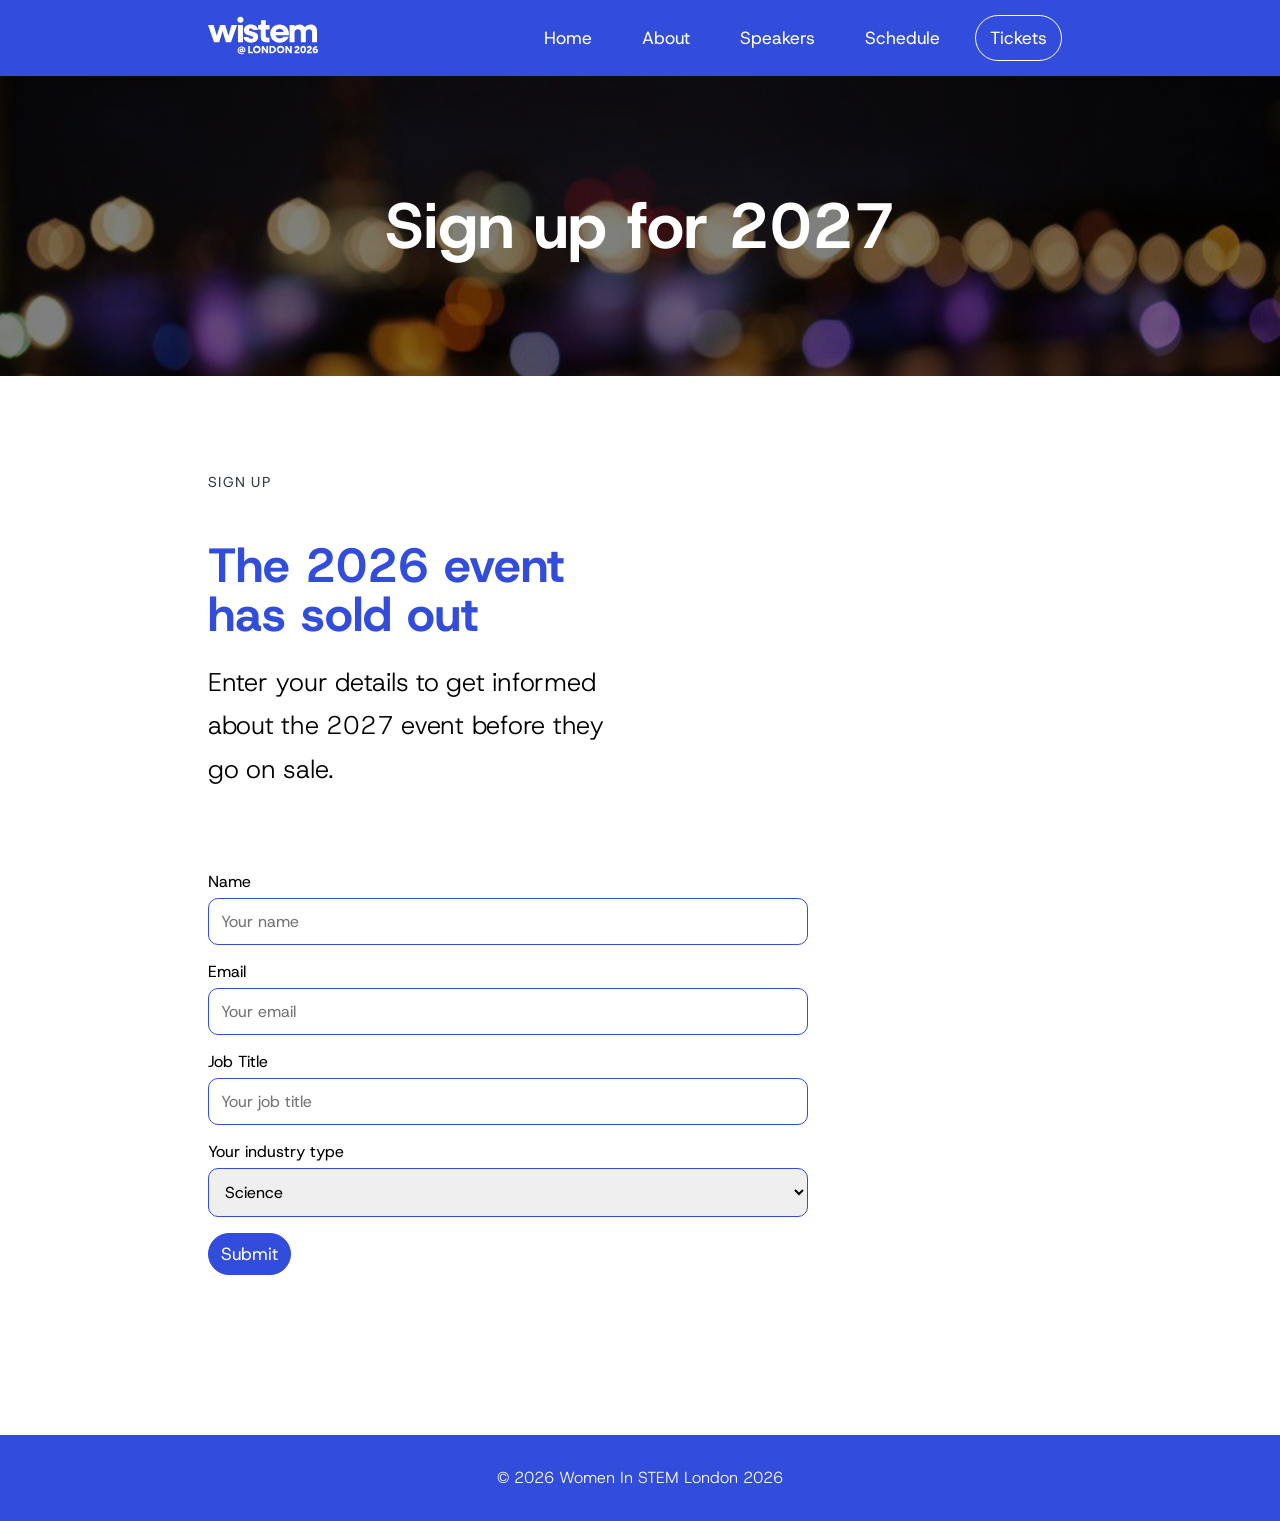
<file: tickets.htm>
<!DOCTYPE html>
<html lang="en">
<head>
    <meta charset="UTF-8">
    <meta name="viewport" content="width=device-width, initial-scale=1.0">
    <title>Wistem London 2026 | A Multipage Event Website</title>
    <link rel="preconnect" href="https://fonts.googleapis.com">
    <link rel="preconnect" href="https://fonts.gstatic.com" crossorigin>
    <link href="https://fonts.googleapis.com/css2?family=Host+Grotesk:ital,wght@0,300..800;1,300..800&display=swap" rel="stylesheet">
    <link rel="stylesheet" href="./assets/style.css">
    
</head>
<body class="light-page">
    <main class="container-fluid">
        <div class="primary-bg">
            <header class="d-flex container-70">
                <a href="index.htm"  rel="home" role="link" aria-label="WISTEM Logo" class="logo">
                    <svg id="Layer_1" xmlns="http://www.w3.org/2000/svg" width="110px" height="38.9813" id="logo" viewBox="0 0 126.27 43.2"><path d="M36.03,38.71c0-1.27.87-2.2,1.94-2.2.47,0,.87.19,1.17.51v-.36h1.48v2.6c0,.25.18.45.45.45.44,0,.71-.56.71-1.34,0-1.72-1.43-3-3.27-3-1.94,0-3.35,1.43-3.35,3.34s1.38,3.32,3.55,3.32c.8,0,1.67-.19,2.24-.46v1.2c-.61.29-1.42.45-2.22.45-2.88,0-4.81-1.95-4.81-4.49s1.95-4.53,4.59-4.53,4.52,1.78,4.52,4.2c0,1.48-.75,2.48-2.05,2.48-.67,0-1.25-.25-1.56-.69-.28.45-.74.7-1.36.7-1.19,0-2.03-.94-2.03-2.17ZM39.14,38.7c0-.45-.35-.78-.8-.78s-.81.33-.81.78.35.78.81.78.8-.34.8-.78Z"/><path d="M46.2,33.6h1.88v6.59h3.37v1.77h-5.24v-8.36Z"/><path d="M51.65,37.78c0-2.46,1.9-4.32,4.42-4.32s4.42,1.87,4.42,4.32-1.9,4.32-4.42,4.32-4.42-1.87-4.42-4.32ZM58.56,37.78c0-1.44-1.08-2.52-2.49-2.52s-2.49,1.08-2.49,2.52,1.08,2.52,2.49,2.52,2.49-1.08,2.49-2.52Z"/><path d="M61.68,33.6h1.89l3.48,5.11v-5.11h1.88v8.36h-1.9l-3.46-5.11v5.11h-1.88v-8.36Z"/><path d="M70.51,33.6h3.29c2.43,0,4.26,1.79,4.26,4.18s-1.83,4.18-4.26,4.18h-3.29v-8.36ZM72.39,35.37v4.82h1.37c1.37,0,2.39-1.04,2.39-2.41s-1.02-2.41-2.39-2.41h-1.37Z"/><path d="M78.86,37.78c0-2.46,1.9-4.32,4.42-4.32s4.42,1.87,4.42,4.32-1.9,4.32-4.42,4.32-4.42-1.87-4.42-4.32ZM85.77,37.78c0-1.44-1.08-2.52-2.49-2.52s-2.49,1.08-2.49,2.52,1.08,2.52,2.49,2.52,2.49-1.08,2.49-2.52Z"/><path d="M88.89,33.6h1.89l3.48,5.11v-5.11h1.88v8.36h-1.9l-3.46-5.11v5.11h-1.88v-8.36Z"/><path d="M99.33,40.78c0-2.54,3.78-3.1,3.78-4.61,0-.51-.39-.84-.91-.84s-.9.33-.9.86h-1.93c0-1.57,1.22-2.74,2.85-2.74s2.81,1.11,2.81,2.64c0,2.23-2.56,3.05-3.54,4.09h3.6v1.77h-5.77v-1.17Z"/><path d="M106,37.78c0-2.56,1.36-4.32,3.29-4.32s3.31,1.77,3.31,4.32-1.36,4.32-3.31,4.32-3.29-1.77-3.29-4.32ZM110.67,37.78c0-1.48-.56-2.52-1.38-2.52s-1.37,1.04-1.37,2.52.57,2.52,1.37,2.52,1.38-1.04,1.38-2.52Z"/><path d="M113.47,40.78c0-2.54,3.78-3.1,3.78-4.61,0-.51-.39-.84-.91-.84s-.9.33-.9.86h-1.93c0-1.57,1.22-2.74,2.85-2.74s2.81,1.11,2.81,2.64c0,2.23-2.56,3.05-3.54,4.09h3.6v1.77h-5.77v-1.17Z"/><path d="M119.99,38.42c0-2.62,1.8-4.87,5.04-4.87h.24v1.77h-.24c-1.5,0-2.47.7-2.83,1.66.39-.24.9-.4,1.43-.4,1.51,0,2.65,1.14,2.65,2.66,0,1.62-1.31,2.86-3.04,2.86-1.9,0-3.25-1.45-3.25-3.68ZM124.35,39.29c0-.58-.51-1-1.16-1-.62,0-1.15.41-1.15.92s.45,1.09,1.15,1.09c.64,0,1.16-.42,1.16-1.01Z"/><path d="M0,9.46h6.49l3.6,12.51,3.79-12.51h5.83l3.75,12.51,3.6-12.51h6.33l-7,19.94h-5.87l-3.83-12.98-3.83,12.98h-5.87L0,9.46Z"/><path d="M33.71,3.48c0-1.99,1.53-3.48,3.52-3.48s3.56,1.49,3.56,3.48-1.53,3.52-3.56,3.52-3.52-1.49-3.52-3.52ZM34.38,9.46h5.71v19.94h-5.71V9.46Z"/><path d="M40.91,23.35h5.71c0,1.17,1.17,1.99,2.82,1.99,1.45,0,2.5-.66,2.5-1.56,0-2.93-10.72-1.13-10.72-8.33,0-4.22,3.56-6.45,7.94-6.45,4.77,0,8.13,2.66,8.13,6.26h-5.67c0-1.06-1.06-1.76-2.5-1.76-1.29,0-2.27.59-2.27,1.49,0,2.82,10.75,1.09,10.75,8.21,0,3.99-3.32,6.69-8.17,6.69s-8.53-2.82-8.53-6.53Z"/><path d="M60.55,22.92v-8.25h-2.97v-5.2h1.64c1.09,0,1.64-.55,1.64-1.64v-3.6h5.4v5.24h4.34v5.2h-4.34v7.31c0,1.41.86,2.23,2.35,2.23h1.99v5.2h-2.86c-4.73,0-7.2-2.23-7.2-6.49Z"/><path d="M71.42,19.44c0-5.94,4.61-10.44,10.75-10.44s10.75,4.46,10.75,10.56c0,.55-.04,1.21-.16,1.72h-15.25c.63,2.27,2.46,3.72,4.85,3.72,1.84,0,3.32-.78,4.15-1.88h6.1c-1.49,4.03-5.48,6.77-10.4,6.77-6.18,0-10.79-4.5-10.79-10.44ZM77.56,17.48h9.27c-.59-2.19-2.39-3.6-4.65-3.6s-3.99,1.41-4.61,3.6Z"/><path d="M93.64,9.46h5.71v1.88c1.49-1.56,3.4-2.35,5.67-2.35,2.78,0,4.97,1.21,6.18,3.25,1.6-2.11,3.87-3.25,6.73-3.25,4.34,0,7.23,2.93,7.23,7.39v13.02h-5.71v-11.3c0-2.15-1.37-3.6-3.44-3.6-2.23,0-3.75,1.49-3.75,3.68v11.22h-5.71v-11.3c0-2.15-1.37-3.6-3.44-3.6-2.23,0-3.75,1.49-3.75,3.68v11.22h-5.71V9.46Z"/></svg>
                </a>
                <nav>
                    <ul class="nav-list">
                        <li><a href="index.htm">Home</a></li>
                        <li><a href="about.htm">About</a></li>
                        <li><a href="speakers.htm">Speakers</a></li>
                        <li><a href="schedule.htm">Schedule</a></li>
                        <li><a href="tickets.htm">Tickets</a></li>
                    </ul>
                </nav>
            </header>
        </div>
        
        <section class="hero about-hero">
            <section class="hero-content">
                <h1>Sign up for 2027</h1>
                
            </section>
            
        </section>
        <section class="container-70 m-t-5">
            
            <p class="subtitle m-b-3">
               Sign up
            </p>
            <article class="heading-50">
            <h2>The 2026 event has sold out</h2><br>
            <p class="mid-text">Enter your details to get informed about the 2027 event before they go on sale.  </p>
            </article>
            <article class="form m-t-3 d-flex">
                <form action="action_page.php" aria-label="ticket-form">
                    <label for="name">Name</label>
                    <input type="text" id="name" name="name" placeholder="Your name">
                    <label for="email">Email</label>
                    <input type="text" id="email" name="email" placeholder="Your email">
                    <label for="name">Job Title</label>
                    <input type="text" id="job" name="job" placeholder="Your job title">
                    <label for="project">Your industry type</label>
                    <select id="country" name="country">
                        <option value="all">Science</option>
                        <option value="visual">Technology</option>
                        <option value="uiux">Engineering</option>
                        <option value="dev">Mathematics</option>
                    </select>
            
                    <input type="submit" value="Submit">
                </form>
            </article>
        </section>
    </main>

    <footer class="d-flex m-t-5 primary-bg">
        <section class="footer-strip">
			<p class="footer-text">&copy; 2026 Women In STEM London 2026</p>
		</section>
    </footer>
</body>
</html>
</file>
<file: assets/style.css>
/* Global */

:root {
    --primary-bg: #324cdc;
    --secondary-bg: #fffffff;
    --btn-primary-outline-bg: 1px solid #ffffff;
    --btn-primary-bg:#ffffff;
    --btn-primary-outline-text: #ffffff;
    --btn-primary-outline-text-hover: #324cdc;
    --nav-primary-outline-bg: 1px solid #ffffff;
    --nav-primary-bg:#ffffff;
    --nav-primary-outline-text: #ffffff;
    --nav-primary-outline-text-hover: #324cdc;
    --btn-text:#324cdc;
    --btn-text-hover:#324cdc;
    --btn-bg-hover: rgba(255, 255, 255, 0.9);
    --nav-text: #ffffff;
    --nav-text-hover: #324cdc;
    --nav-btn-hover: #ffffff;
    --footer-text: #ffffff;
    --text-color: #ffffff;
    --reverse-text-color: #324cdc;
    --reverse-secondary-text-color: #3b3b3ed1;
    --secondary-text-color: #ffffffd1;
    --tertiary-text-color: #ffffff8c;
    --footer-text: #ffffff;
    --box-bg: rgba(255, 255, 255, 0.037);
    --box-outline: 1px solid rgba(255, 255, 255, 0.5);
    --box-text:  #ffffff;
    --footer-bg: rgba(255, 255, 255, 0.2);
    --logo-color: #ffffff;
    --card-outline-bg: 1px solid #e7ebff;

}

.light-page {
    --primary-bg: #324cdc;
    --secondary-bg: #ffffff;
    --btn-primary-outline-bg: 1px solid #ffffff;
    --btn-primary-bg:#324cdc;
    --btn-primary-outline-text: #324cdc;
    --btn-primary-outline-text-hover: #324cdc;
    --nav-primary-outline-bg: 1px solid #324cdc;
    --nav-primary-bg:#ffffff;
    --nav-primary-outline-text: #ffffff;
    --nav-primary-outline-text-hover: #324cdc;
    --btn-text:#fafbfc;
    --btn-text-hover:#324cdc;
    --btn-bg-hover: #4860ea;
    --nav-text: #ffffff;
    --nav-text-hover: #324cdc;
    --nav-btn-hover: #ffffff;
    --footer-text: #ffffff;
    --text-color: #324cdc;
    --headings-color: #162471;
    --reverse-text-color: #ffffff;
    --reverse-secondary-text-color: #3750df;
    --secondary-text-color: ##1d1d1d;
    --tertiary-text-color: #363953;
    --footer-text: #ffffff;
    --box-bg: #e0d8b9;
    --box-outline: 1px solid #324cdc;
    --box-text:  #363953;
    --footer-bg: #324cdc;
    --logo-color: #ffffff;
    --card-outline-bg: 1px solid #e7ebff;
    --box-hr: 1px solid #f9f9f9;
}

body {
    background: var(--bg-color);
    margin: 0;
    padding: 0;
}



/* Fonts */


@font-face {
    font-family: "Host Grotesk", sans-serif;
    font-style: normal;
    font-weight: 100 1000;
    font-stretch: 25% 151%;
    src: url('./assets/fonts/Host_Grotesk/HostGrotesk-VariableFont_wght.ttf') format('ttf');
    font-display: swap;
}
* {
    font-family: "Host Grotesk", sans-serif;
    text-wrap: pretty; /* Ensures no orphans */
    box-sizing: border-box; /* Includes padding/borders in total width calculations */
    margin: 0;
    padding: 0;
}

h1 {
    font-family: "Host Grotesk", sans-serif;
    font-size: 4rem;
    line-height: 3.7rem;
    color: var(--text-color);
}

@media (max-width: 768px) {
    h1 {
        font-size: 2rem;
        line-height: 2.1rem;
    }
}

h2 {
    font-size: 3rem;
    line-height: 3.1rem;
    color: var(--text-color);
}

@media (max-width: 768px) {
    h2 {
        font-size: 1.8rem;
        line-height: 2rem;
        text-align: center;
    }
}

p {
    color: var(--secondary-text-color);
    font-size: 1.2rem;
    line-height: 1.3rem;
}

@media (max-width: 768px) {
    p  {
        font-size: 1rem;
        line-height: 1.2rem;
    }
}

.big-text {
    color: var(--secondary-text-color);
    letter-spacing: -.01em;
    text-wrap: pretty;
    font-size: 2.5rem;
    font-weight: 100;
    line-height: 1.5;
}

@media (max-width: 768px) {
    .big-text  {
        font-size: 1.5rem;
        line-height: 2.2rem;
        text-align: center;
    }
}

.mid-text {
    color: var(--secondary-text-color);
    letter-spacing: -.01em;
    text-wrap: pretty;
    font-size: 1.6rem;
    font-weight: 100;
    line-height: 1.7;
}

@media (max-width: 768px) {
    .mid-text  {
        font-size: 1.3rem;
        line-height: 2rem;
        text-align: center;
    }
}

.subtext {
    color: var(--secondary-text-color);
    letter-spacing: -.01em;
    text-wrap: pretty;
    font-size: 1.4rem;
    font-weight: 100;
    line-height: 1.3;
}

@media (max-width: 768px) {
    .subtext  {
        font-size: 1.2rem;
        line-height:1.8rem;
    }
}


.emphasis-text {
    color: var(--text-color);
    letter-spacing: -.01em;
    text-wrap: pretty;
    font-size: 1.4rem;
    font-weight: 500;
    line-height: 1.8;
}

@media (max-width: 768px) {
    .emphasis-text {
        font-size: 1.2rem;
        line-height: 1.8rem;
    }
}

.b-list {
    color: var(--secondary-text-color);
    letter-spacing: -.01em;
    font-size: 1.6rem;
    font-weight: 100;
    line-height: 1.8;
    margin-left: 1rem;

}

@media (max-width: 768px) {
    .b-list  {
        font-size: 1.2rem;
        line-height: 2.2rem;
    }
}


.subtitle {
    text-transform: uppercase;
    font-size: .9rem;
    color: var(--tertiary-text-color);
    letter-spacing: .09em;
}

@media (max-width: 768px) {
    .subtitle {
        text-align: center;
    }
}

h4 {
    font-size: 1.2rem;
    font-weight: 200;
    color: var(--text-color);
}

@media (max-width: 768px) {
    h4  {
        font-size: 1.2rem;
        line-height: 1.8rem;
    }
}


.t-center {
    text-align: center;
}

.sold-out-text {
    margin-left: 1rem;
    color: var(--text-color);
    font-size: 1rem;
}

.bold {
    font-weight: 600;
}

.strong {
    font-weight: 700;
    color: var(--text-color);
}

.footer-text {
    color: var(--footer-text);
    text-align: center;
    font-size: 1rem;
    font-weight: 100;
}


/* Containers */

.container-100 {
    position: relative;
    width: 100vw;
    margin: 0 auto;
    padding: 0;
}

.container-70 {
    position: relative;
    width: 70vw;
    max-width: 1200px;
    margin: 0 auto;
    padding: 1rem;
}

@media (max-width: 768px) {
    .container-70 {
        width: 90%;
        margin: 0 auto;
        padding: 1rem;
    }
}

.container-60 {
    position: relative;
    width: 60vw;
    max-width: 1000px;
    margin: 0 auto;
    padding: 1rem;
}

@media (max-width: 768px) {
    .container-60 {
        width: 90%;
        margin: 0 auto;
        padding: 1rem;
    }
}

.heading-50 {
    position: relative;
    width: 50%;
    max-width: 600px;
    margin: 0;
    padding: 0;
}

@media (max-width: 1279px) {
    .heading-50 {
        width: 100%;
        margin: 0;
        padding: 0;
    }
}


.about-hero {
    background-image: linear-gradient(rgba(0, 0, 0, 0.5), rgba(0, 0, 0, 0.5)), url('./images/London-at-night.jpg');
    background-position: center center;
    background-repeat: no-repeat;
    background-size: 100%;
    width: 100%;
    min-height: 300px;
    z-index: 1;
}

.about-hero h1 {
    color: var(--reverse-text-color);
}


@media (max-width: 768px) {
    .about-hero h1 {
        font-size: 2rem;
    }
}

@media (max-width: 768px) {
    .about-hero {
        background-image: linear-gradient(rgba(0, 0, 0, 0.5), rgba(0, 0, 0, 0.5)), url('./images/London-at-night-xs.jpg');
        background-position: center center;
        background-repeat: no-repeat;
        background-size: 100%;
        width: auto;
        min-height: unset;
        height: auto;
        z-index: 1;
    }
}

header {
    display: flex;
    flex-direction: row;
    justify-content: space-between;
    align-items: center;
}

@media (max-width: 768px) {
    header {
        flex-direction: column;
        justify-content: center;
        text-align: center;
    }
}

footer {
    position: relative;
    background-color: var(--footer-bg);
    width: 100%;
    justify-content: center;
    vertical-align: middle;
    bottom: 0;
    border-top: var(--box-outline);
    margin-top: 5rem;
    padding: 2rem
}

nav {
    flex-direction: row;
    justify-content: space-between;
}

@media (max-width: 768px) {
    nav {
        flex-direction: column;
        justify-content: center;
        text-align: center;
        margin-bottom: 1.5rem;
    }
}

.sold-out-box {
    display: flex;
    flex-direction: row;
    /* justify-content: space-between; */
    border-radius: 3rem;
    border: var(--box-outline);
    background-color: var(--box-bg);
    padding: 8px;
    align-items: center;
    max-width: 540px;
}

@media (max-width: 768px) {
    .sold-out-box {
        justify-content: center;
        text-align: left;
        max-width: 100%;
    }
}

.sold-out-badge {
    border-radius: 3rem;
    border: 1px solid var(--box-outline);
    background-color: var(--btn-primary-bg);
    padding: 8px 14px;
    color: var(--btn-text);
    font-size: .9rem;
    font-weight: 500;
}

.box {
    border-radius: 30px;
    border: var(--box-outline);
    background-color: var(--box-bg);
    padding: 8px;
}

.img-box {
    border-radius: 30px;
    /* border: var(--box-outline); */
    padding: 8px;
    width: 300px;
    height: auto;
}

/* Alignment and spacing */
.d-flex {
    display: flex;
}

@media (max-width: 768px) {
    .d-flex {
        flex-direction: column;
    }
}

.m-auto {
    margin: 0 auto;
}

.m-t-1 {
    margin-top: 1rem;
}

.m-t-5 {
    margin-top: 5rem;
}

@media (max-width: 768px) {
    .m-t-5 {
        margin-top: 2rem;
    }
}

.m-t-3 {
    margin-top: 5rem;
}

@media (max-width: 768px) {
    .m-t-3 {
        margin-top: 2rem;
    }
}

.m-b-1 {
    margin-bottom: 1rem;
}

.m-b-3 {
    margin-bottom: 3rem;
}

@media (max-width: 768px) {
    .m-b-3 {
        margin-bottom: 2rem;
    }
}

.m-y-1 {
    margin-top: 1rem;
    margin-bottom: 1rem;
}

.m-y-3 {
    margin-top: 3rem;
    margin-bottom: 3rem;
}

@media (max-width: 768px) {
    .m-y-3 {
        margin-top: 2rem;
        margin-bottom:2rem;
    }
}

.m-y-5 {
    margin-top: 3rem;
    margin-bottom: 3rem;
}

@media (max-width: 768px) {
    .m-y-5 {
        margin-top: 2rem;
        margin-bottom:2rem;
    }
}

.p-r-10 {
    padding-right: 10rem;
}

/* colours */

.primary-bg {
    background-color: var(--primary-bg);
}

.secondary-bg {
    background-color: var(--secondary-bg);
}

/* images / icons */

.logo {
    fill: var(--logo-color);
}

/* Navigation / Links / Lists */

a {
    text-decoration: none;
}

a:visited {
    color: unset;
}

.nav-list {
    display: flex;
    padding: 0;
    margin: 0;
}

@media (max-width: 768px) {
    .nav-list {
        display: block;
        margin-top: 1rem;
        width: 100%;
        margin-left: 0;
    }
}


.nav-list li {
    /* color: var(--nav-text); */
    /* border: 1px solid transparent; */
    /* margin-left: 1rem; */
    /* border-radius: 50px; */
    /* padding: 10px 14px; */
    text-decoration: none !important;
    list-style: none;
    /* font-size: 1.1rem;
    font-weight: 400; */
}

@media (max-width: 768px) {
    .nav-list li {
        flex-direction: column;
        justify-content: center;
        text-align: center;
        margin-top: 1.9rem;
        margin-left: 0;
    }
}


.nav-list a {
    color: var(--nav-text);
    border: 1px solid transparent;
    /* margin-left: 1rem; */
    border-radius: 50px;
    padding: 10px 14px;
    margin: 10px;
    text-decoration: none !important;
    list-style: none;
    font-size: 1.1rem;
    font-weight: 400;
}

@media (max-width: 768px) {
    .nav-list a {
        margin: 0;
    }
}

.nav-list a:hover {
    background-color: var(--nav-btn-hover); 
    border: var(--nav-primary-outline-bg); 
    color: var(--nav-text-hover);
    transition-duration: 0.2s;
    transition-timing-function: ease-in-out;
    cursor: pointer;
}

.nav-list li:last-child a {
    color: var(--nav-primary-outline-text);
    border: 1px solid var(--nav-primary-bg);
    border-radius: 50px;
    margin-top: 1rem !important;
}

@media (max-width: 768px) {
    .nav-list li:last-child a {
        margin-left: 0;
        margin-top: 10px;
    }
}

.nav-list li:last-child a:hover {
    background-color: var(--nav-primary-bg);
    color: var(--nav-primary-outline-text-hover);
}

/* .nav-list li:last-child {
    color: var(--btn-text);
    border: 1px solid var(--btn-primary-bg);
    border-radius: 50px;
    text-decoration: none !important;
    font-size: 1.1rem;
    font-weight: 400;
}

@media (max-width: 768px) {
    .nav-list li:last-child {
        margin-left: 0;
        margin-top: 10px;
    }
} */

.btn {
    background-color: var(--btn-primary-bg); 
    color: var(--btn-text);
    border: 1px solid var(--btn-primary-bg);
    border-radius: 50px;
    padding: 10px 14px;
    text-decoration: none !important;
    font-size: 1.1rem;
    font-weight: 400;
}

.btn a {
    color: var(--btn-text);
}

@media (max-width: 768px) {
    .btn {
        width: 100%;
    }
}

.btn:hover {
    background-color: var(--btn-bg-hover); 
    border: var(--btn-primary-outline-bg); 
    transition-duration: 0.2s;
    transition-timing-function: ease-in-out;
    cursor: pointer;
}

/* Video */

.hero {
    display: flex;
    flex-direction: row;
    position: relative;
    justify-content: center;
    align-items: center;
    height: auto;
    z-index: 0;
}

@media screen and (max-width: 1289px) {
    .hero  {
            flex-direction: column;
            justify-content: center;
            align-items: center;

    }

    .hero-img {
        width: 150px;
        height: auto;
    }
}

.hero-content {
    max-width: fit-content;
}

@media screen and (max-width: 1289px) {
    .hero-content{
        justify-content: center;
    }
}

.hero-img {
    max-width: fit-content;
}
@media screen and (max-width: 1289px) {
    .hero-img {
        display: none;
    }
}

.hero-overlay {
    z-index: 1;
    position: absolute;
    background: rgba(0, 0, 0, 0.4);
    inset: 0px;
}
@media screen and (max-width: 768px) {
    .hero h1 {
        text-align: center;
        margin: 2rem 0;
    }

    .hero .subtext {
        margin-bottom: 2rem;
        text-align: center;
    }
}


/* Partner logos */

.partners  {
    display: flex;
    flex-direction: row;
    flex-wrap: wrap;
}

@media screen and (max-width: 768px) {
    .partners  {
        display: column;
        flex-direction: column;
        justify-content: center;
        align-items: center;
        margin: 1rem 0;
    }
}

.partners img {
    object-fit: contain;
    fill: var(--secondary-text-color);
    margin-right: 2rem;
}

@media screen and (max-width: 1217px) {
    .partners img  {
        margin-top: 2rem;
    }
}


/* @media screen and (max-width: 768px) {
    .partners img  {
        margin-top: 2rem;
    }
} */



.partners img:last-child {
    margin-left: 0;
}

/* Gallery */


/* Parent Flex Container */
.gallery {
    flex-wrap: wrap; 
    justify-content: center; 
    gap: 20px;  
    margin: 0 auto;  
}

  /* Speaker Cards */
.gallery-card {
    background-color: #ffffff;
    border-radius: 30px;
    overflow: hidden; 
    /* box-shadow: 0 4px 6px rgba(0, 0, 0, 0.1); */
    border: var( --card-outline-bg);
    flex-direction: column; 
    flex: 1 1 280px;         

}

@media screen and (max-width: 768px) {
    .gallery-card  {
        overflow: unset;
    }
}

/* Inner Card Elements */
.card-img {
    width: 100%;
    height: 400px;
    object-fit: cover; /* Prevents images from distorting or squishing */
}

.card-info {
    padding: 15px;
    text-align: center;
}

.card-info h3 {
    color: var(--text-color);
    margin-bottom: 3px;
    font-size: 1.5rem;
}

@media (max-width: 768px) {
    .card-info h3 {
        font-size: 1.3rem;
    }
}

.card-info p {
    color: var(--tertiary-text-color);
    font-size: 1rem;
}


/* Schedule */

.schedule-container {
    flex-direction: row;
    margin: 0 auto;  
    gap: 20px;  
}

@media (max-width: 998.99px) {
    .schedule-container {
        flex-direction: column;
    }
}

.schedule {
    flex-direction: column;
    background-color: var(--box-bg);
    /* border: var(--card-outline-bg); */
    border-radius: 30px;
    padding: 2rem;
    width: 100%;
    gap: 20px;  
}

@media screen and (max-width: 768px) {
    .schedule {
        flex-direction: column;
        justify-content: center;
    }
}

.schedule-list {
    list-style-type: none;
    font-size: 1.2rem;
    line-height: 3rem;
    color: var(--box-text);
    gap: 1rem;
}
.schedule-time {
    color: var(--headings-color);
    letter-spacing: -.01em;
    text-wrap: pretty;
    font-size: 1.2rem;
    font-weight: 700;
    line-height: 1.3;
    margin-right:1rem;
}

.schedule h3 {
    /* color: var(--box-text); */
    color: var(--headings-color);
    font-size: 1.6rem;

}

.schedule-hr {
    border-bottom: var(--box-hr);
}

/* Tickets page */

/* Form */

.form {
    max-width: 600px;
    /* margin: 0 auto; */
    margin-bottom: 4rem;
}


input[type=text], select, textarea {
    width: 100%;
    font-size: 1rem;
    padding: 12px; 
    /* background-color: var(--box-bg); */
    border: var(--box-outline);
    border-radius: 10px;
    box-sizing: border-box; 
    margin-top: 6px; 
    margin-bottom: 16px; 
    resize: vertical;
}

input[type=submit] {
    background-color: var(--btn-primary-bg);
    color: var( --btn-text);
    border: 1px solid var(--btn-primary-bg);
    border-radius: 50px;
    padding: 8px 12px 8px 12px;
    text-decoration: none !important;
    font-size: 1.1rem;
    font-weight: 400;
    cursor: pointer;
}

input[type=submit]:hover {
    background-color: var(--btn-primary-outline-bg);
    color: var( --btn-text-hover);
}

input:focus { background-color:#ffffff;
    border: 1px solid #6b23b8 !important; 
}
</file>
